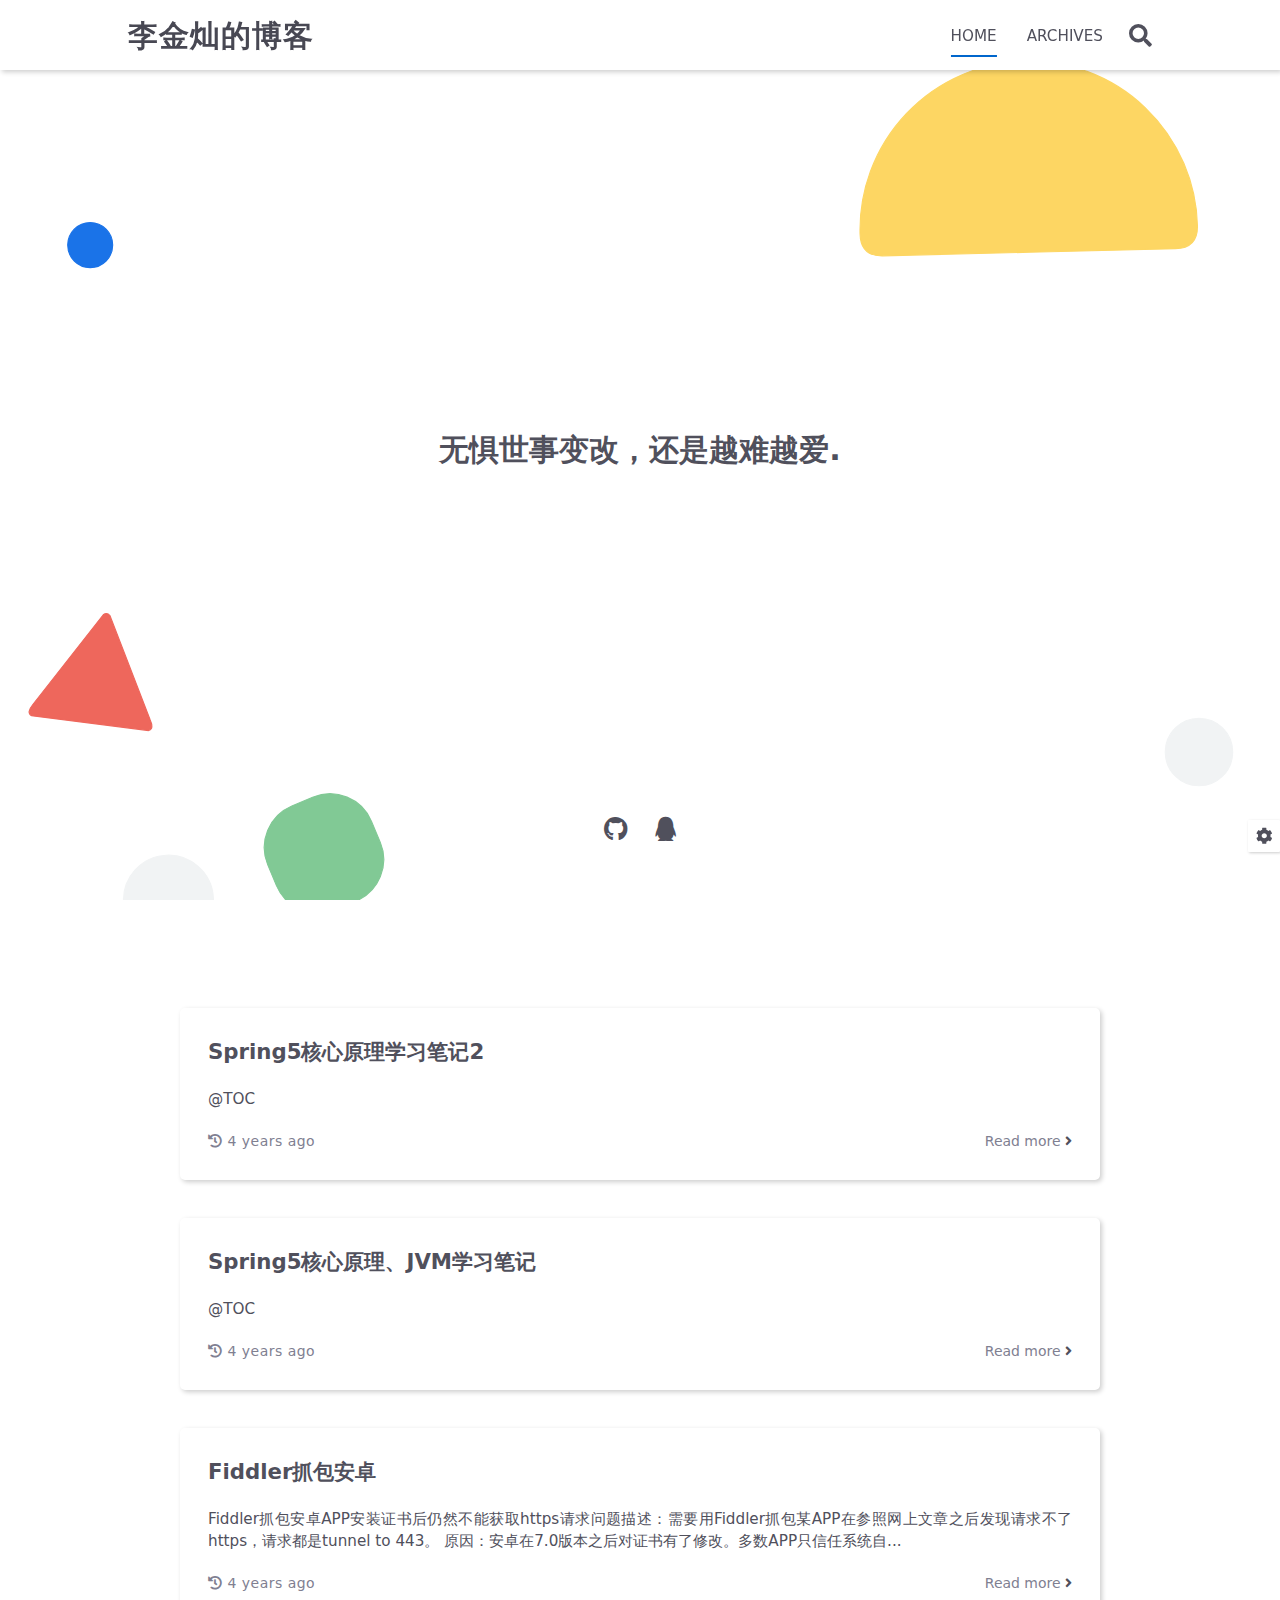
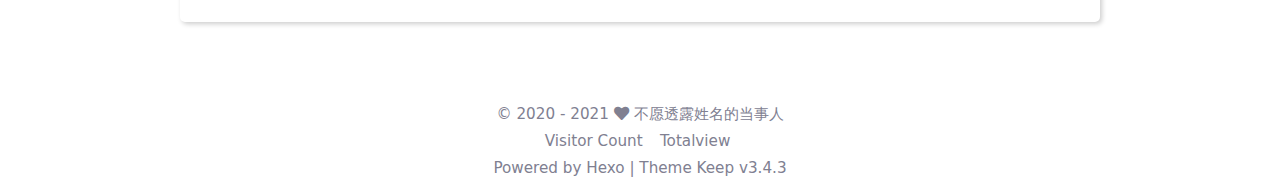
<file: index.html>
<!DOCTYPE html>
<html lang="en">
<head>
    <meta charset="utf-8">
    <meta name="viewport" content="width=device-width, initial-scale=1, maximum-scale=1">
    <meta name="keywords" content="Hexo Theme Keep">
    <meta name="description" content="Hexo Theme Keep">
    <meta name="author" content="不愿透露姓名的当事人">
    
    <title>
        
        李金灿的博客
    </title>
    
<link rel="stylesheet" href="/css/style.css">

    <link rel="shortcut icon" href="/images/logo.svg">
    
<link rel="stylesheet" href="/css/font-awesome.min.css">

    <script id="hexo-configurations">
    let KEEP = window.KEEP || {};
    KEEP.hexo_config = {"hostname":"likingcan.github.io.git","root":"/","language":"en","path":"search.json"};
    KEEP.theme_config = {"toc":{"enable":true,"number":false,"expand_all":false,"init_open":false},"style":{"primary_color":"#0066CC","avatar":"/images/avatar.svg","favicon":"/images/logo.svg","article_img_align":"left","left_side_width":"260px","content_max_width":"920px","hover":{"shadow":false,"scale":false},"first_screen":{"enable":true,"background_img":"/images/bg.svg","description":"无惧世事变改，还是越难越爱."},"scroll":{"progress_bar":{"enable":false},"percent":{"enable":false}}},"local_search":{"enable":true,"preload":false},"code_copy":{"enable":false,"style":"default"},"pjax":{"enable":false},"lazyload":{"enable":false},"version":"3.4.3"};
    KEEP.language_ago = {"second":"%s seconds ago","minute":"%s minutes ago","hour":"%s hours ago","day":"%s days ago","week":"%s weeks ago","month":"%s months ago","year":"%s years ago"};
  </script>
<meta name="generator" content="Hexo 5.4.0"></head>


<body>
<div class="progress-bar-container">
    

    
</div>


<main class="page-container">

    
        <div class="first-screen-container flex-center fade-in-down-animation">
    <div class="content flex-center">
        <div class="description">
            无惧世事变改，还是越难越爱.
        </div>
        
            <div class="s-icon-list">
                
                    
                        
                            <span class="s-icon-item github">
                                <a target="_blank" href="https://github.com/likingcan#">
                                    <i class="fab fa-github"></i>
                                </a>
                            </span>
                        
                    
                
                    
                
                    
                        
                            <span class="s-icon-item qq">
                                <a target="_blank" href="2806826282">
                                    <i class="fab fa-qq"></i>
                                </a>
                            </span>
                        
                    
                
                    
                
                    
                
                    
                
                    
                
                    
                
            </div>
        
    </div>
</div>

    

    <div class="page-main-content">

        <div class="page-main-content-top">
            <header class="header-wrapper">

    <div class="header-content has-first-screen">
        <div class="left">
            
            <a class="logo-title" href="/">
                李金灿的博客
            </a>
        </div>

        <div class="right">
            <div class="pc">
                <ul class="menu-list">
                    
                        <li class="menu-item">
                            <a class="active"
                               href="/"
                            >
                                HOME
                            </a>
                        </li>
                    
                        <li class="menu-item">
                            <a class=""
                               href="/archives"
                            >
                                ARCHIVES
                            </a>
                        </li>
                    
                    
                        <li class="menu-item search search-popup-trigger">
                            <i class="fas fa-search"></i>
                        </li>
                    
                </ul>
            </div>
            <div class="mobile">
                
                    <div class="icon-item search search-popup-trigger"><i class="fas fa-search"></i></div>
                
                <div class="icon-item menu-bar">
                    <div class="menu-bar-middle"></div>
                </div>
            </div>
        </div>
    </div>

    <div class="header-drawer">
        <ul class="drawer-menu-list">
            
                <li class="drawer-menu-item flex-center">
                    <a class="active"
                       href="/">HOME</a>
                </li>
            
                <li class="drawer-menu-item flex-center">
                    <a class=""
                       href="/archives">ARCHIVES</a>
                </li>
            
        </ul>
    </div>

    <div class="window-mask"></div>

</header>


        </div>

        <div class="page-main-content-middle">

            <div class="main-content">

                
                    <div class="home-content-container fade-in-down-animation">
    <ul class="home-article-list">
        
            <li class="home-article-item">

                

                <h3 class="home-article-title">
                    <a href="/2021/10/29/Spring5%E6%A0%B8%E5%BF%83%E5%8E%9F%E7%90%86%E5%AD%A6%E4%B9%A0%E7%AC%94%E8%AE%B02/">
                        Spring5核心原理学习笔记2
                    </a>
                </h3>

                <div class="home-article-content markdown-body">
                    
                        @TOC

                    
                </div>

                <div class="home-article-meta-info-container">
    <div class="home-article-meta-info">
        <span><i class="fas fa-history"></i>&nbsp;<span class="home-article-date" data-date="Fri Oct 29 2021 15:47:56 GMT+0800">2021-10-29</span></span>
        
        
    </div>

    <a href="/2021/10/29/Spring5%E6%A0%B8%E5%BF%83%E5%8E%9F%E7%90%86%E5%AD%A6%E4%B9%A0%E7%AC%94%E8%AE%B02/">Read more&nbsp;<i class="fas fa-angle-right"></i></a>
</div>

            </li>
        
            <li class="home-article-item">

                

                <h3 class="home-article-title">
                    <a href="/2021/10/29/Spring5%E6%A0%B8%E5%BF%83%E5%8E%9F%E7%90%86%E3%80%81JVM%E5%AD%A6%E4%B9%A0%E7%AC%94%E8%AE%B0/">
                        Spring5核心原理、JVM学习笔记
                    </a>
                </h3>

                <div class="home-article-content markdown-body">
                    
                        

@TOC

                    
                </div>

                <div class="home-article-meta-info-container">
    <div class="home-article-meta-info">
        <span><i class="fas fa-history"></i>&nbsp;<span class="home-article-date" data-date="Fri Oct 29 2021 15:45:08 GMT+0800">2021-10-29</span></span>
        
        
    </div>

    <a href="/2021/10/29/Spring5%E6%A0%B8%E5%BF%83%E5%8E%9F%E7%90%86%E3%80%81JVM%E5%AD%A6%E4%B9%A0%E7%AC%94%E8%AE%B0/">Read more&nbsp;<i class="fas fa-angle-right"></i></a>
</div>

            </li>
        
            <li class="home-article-item">

                

                <h3 class="home-article-title">
                    <a href="/2021/10/28/Fiddler%E6%8A%93%E5%8C%85%E5%AE%89%E5%8D%93/">
                        Fiddler抓包安卓
                    </a>
                </h3>

                <div class="home-article-content markdown-body">
                    
                        Fiddler抓包安卓APP安装证书后仍然不能获取https请求问题描述：需要用Fiddler抓包某APP在参照网上文章之后发现请求不了https，请求都是tunnel to 443。
原因：安卓在7.0版本之后对证书有了修改。多数APP只信任系统自...
                    
                </div>

                <div class="home-article-meta-info-container">
    <div class="home-article-meta-info">
        <span><i class="fas fa-history"></i>&nbsp;<span class="home-article-date" data-date="Thu Oct 28 2021 17:15:06 GMT+0800">2021-10-28</span></span>
        
        
    </div>

    <a href="/2021/10/28/Fiddler%E6%8A%93%E5%8C%85%E5%AE%89%E5%8D%93/">Read more&nbsp;<i class="fas fa-angle-right"></i></a>
</div>

            </li>
        
    </ul>

    <div class="home-paginator">
        <div class="paginator">
    

    
</div>

    </div>
</div>


                
            </div>

        </div>

        <div class="page-main-content-bottom">
            <footer class="footer">
    <div class="info-container">
        <div class="copyright-info info-item">
            &copy;
            
              <span>2020</span>
              -
            
            2021&nbsp;<i class="fas fa-heart icon-animate"></i>&nbsp;<a href="/">不愿透露姓名的当事人</a>
        </div>
        
            <script async  src="//busuanzi.ibruce.info/busuanzi/2.3/busuanzi.pure.mini.js"></script>
            <div class="website-count info-item">
                
                    <span id="busuanzi_container_site_uv">
                        Visitor Count&nbsp;<span id="busuanzi_value_site_uv"></span>&ensp;
                    </span>
                
                
                    <span id="busuanzi_container_site_pv">
                        Totalview&nbsp;<span id="busuanzi_value_site_pv"></span>
                    </span>
                
            </div>
        
        <div class="theme-info info-item">
            Powered by <a target="_blank" href="https://hexo.io">Hexo</a>&nbsp;|&nbsp;Theme&nbsp;<a class="theme-version" target="_blank" href="https://github.com/XPoet/hexo-theme-keep">Keep v3.4.3</a>
        </div>
        
        
    </div>
</footer>

        </div>
    </div>

    

    <div class="right-bottom-side-tools">
        <div class="side-tools-container">
    <ul class="side-tools-list">
        <li class="tools-item tool-font-adjust-plus flex-center">
            <i class="fas fa-search-plus"></i>
        </li>

        <li class="tools-item tool-font-adjust-minus flex-center">
            <i class="fas fa-search-minus"></i>
        </li>

        <li class="tools-item tool-expand-width flex-center">
            <i class="fas fa-arrows-alt-h"></i>
        </li>

        <li class="tools-item tool-dark-light-toggle flex-center">
            <i class="fas fa-moon"></i>
        </li>

        <!-- rss -->
        

        
            <li class="tools-item tool-scroll-to-top flex-center">
                <i class="fas fa-arrow-up"></i>
            </li>
        

        <li class="tools-item tool-scroll-to-bottom flex-center">
            <i class="fas fa-arrow-down"></i>
        </li>
    </ul>

    <ul class="exposed-tools-list">
        <li class="tools-item tool-toggle-show flex-center">
            <i class="fas fa-cog fa-spin"></i>
        </li>
        
    </ul>
</div>

    </div>

    

    <div class="image-viewer-container">
    <img src="">
</div>


    
        <div class="search-pop-overlay">
    <div class="popup search-popup">
        <div class="search-header">
          <span class="search-input-field-pre">
            <i class="fas fa-keyboard"></i>
          </span>
            <div class="search-input-container">
                <input autocomplete="off"
                       autocorrect="off"
                       autocapitalize="off"
                       placeholder="Search..."
                       spellcheck="false"
                       type="search"
                       class="search-input"
                >
            </div>
            <span class="popup-btn-close">
                <i class="fas fa-times"></i>
            </span>
        </div>
        <div id="search-result">
            <div id="no-result">
                <i class="fas fa-spinner fa-pulse fa-5x fa-fw"></i>
            </div>
        </div>
    </div>
</div>

    

</main>





<script src="/js/utils.js"></script>

<script src="/js/main.js"></script>

<script src="/js/header-shrink.js"></script>

<script src="/js/back2top.js"></script>

<script src="/js/dark-light-toggle.js"></script>



    
<script src="/js/local-search.js"></script>







<div class="post-scripts">
    
</div>



</body>
</html>
</file>
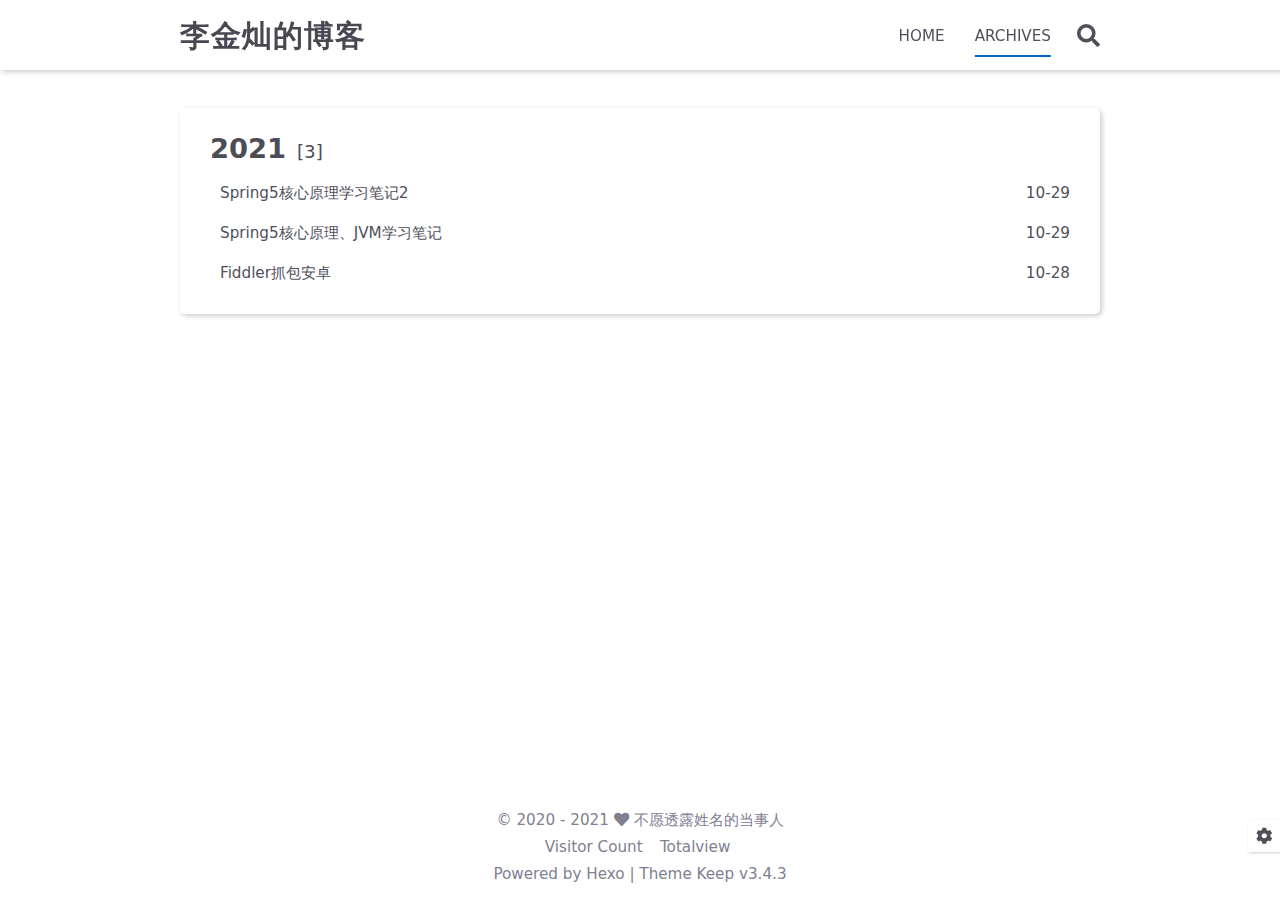
<file: archives/index.html>
<!DOCTYPE html>
<html lang="en">
<head>
    <meta charset="utf-8">
    <meta name="viewport" content="width=device-width, initial-scale=1, maximum-scale=1">
    <meta name="keywords" content="Hexo Theme Keep">
    <meta name="description" content="Hexo Theme Keep">
    <meta name="author" content="不愿透露姓名的当事人">
    
    <title>
        
            Archive |
        
        李金灿的博客
    </title>
    
<link rel="stylesheet" href="/css/style.css">

    <link rel="shortcut icon" href="/images/logo.svg">
    
<link rel="stylesheet" href="/css/font-awesome.min.css">

    <script id="hexo-configurations">
    let KEEP = window.KEEP || {};
    KEEP.hexo_config = {"hostname":"likingcan.github.io.git","root":"/","language":"en","path":"search.json"};
    KEEP.theme_config = {"toc":{"enable":true,"number":false,"expand_all":false,"init_open":false},"style":{"primary_color":"#0066CC","avatar":"/images/avatar.svg","favicon":"/images/logo.svg","article_img_align":"left","left_side_width":"260px","content_max_width":"920px","hover":{"shadow":false,"scale":false},"first_screen":{"enable":true,"background_img":"/images/bg.svg","description":"无惧世事变改，还是越难越爱."},"scroll":{"progress_bar":{"enable":false},"percent":{"enable":false}}},"local_search":{"enable":true,"preload":false},"code_copy":{"enable":false,"style":"default"},"pjax":{"enable":false},"lazyload":{"enable":false},"version":"3.4.3"};
    KEEP.language_ago = {"second":"%s seconds ago","minute":"%s minutes ago","hour":"%s hours ago","day":"%s days ago","week":"%s weeks ago","month":"%s months ago","year":"%s years ago"};
  </script>
<meta name="generator" content="Hexo 5.4.0"></head>


<body>
<div class="progress-bar-container">
    

    
</div>


<main class="page-container">

    

    <div class="page-main-content">

        <div class="page-main-content-top">
            <header class="header-wrapper">

    <div class="header-content">
        <div class="left">
            
            <a class="logo-title" href="/">
                李金灿的博客
            </a>
        </div>

        <div class="right">
            <div class="pc">
                <ul class="menu-list">
                    
                        <li class="menu-item">
                            <a class=""
                               href="/"
                            >
                                HOME
                            </a>
                        </li>
                    
                        <li class="menu-item">
                            <a class="active"
                               href="/archives"
                            >
                                ARCHIVES
                            </a>
                        </li>
                    
                    
                        <li class="menu-item search search-popup-trigger">
                            <i class="fas fa-search"></i>
                        </li>
                    
                </ul>
            </div>
            <div class="mobile">
                
                    <div class="icon-item search search-popup-trigger"><i class="fas fa-search"></i></div>
                
                <div class="icon-item menu-bar">
                    <div class="menu-bar-middle"></div>
                </div>
            </div>
        </div>
    </div>

    <div class="header-drawer">
        <ul class="drawer-menu-list">
            
                <li class="drawer-menu-item flex-center">
                    <a class=""
                       href="/">HOME</a>
                </li>
            
                <li class="drawer-menu-item flex-center">
                    <a class="active"
                       href="/archives">ARCHIVES</a>
                </li>
            
        </ul>
    </div>

    <div class="window-mask"></div>

</header>


        </div>

        <div class="page-main-content-middle">

            <div class="main-content">

                
                    <div class="fade-in-down-animation">
    <div class="archive-container ">
        
<div class="archive-list-container">
    
        <section class="archive-item">
            <div class="archive-item-header">
                <span class="archive-year">2021</span>
                <span class="archive-year-post-count">[3]</span>
            </div>
            <ul class="article-list">
                
                    <li class="article-item">
                        <a class="article-title"
                           href="/2021/10/29/Spring5%E6%A0%B8%E5%BF%83%E5%8E%9F%E7%90%86%E5%AD%A6%E4%B9%A0%E7%AC%94%E8%AE%B02/"
                        >Spring5核心原理学习笔记2</a>
                        <span class="article-date">10-29</span>
                    </li>
                
                    <li class="article-item">
                        <a class="article-title"
                           href="/2021/10/29/Spring5%E6%A0%B8%E5%BF%83%E5%8E%9F%E7%90%86%E3%80%81JVM%E5%AD%A6%E4%B9%A0%E7%AC%94%E8%AE%B0/"
                        >Spring5核心原理、JVM学习笔记</a>
                        <span class="article-date">10-29</span>
                    </li>
                
                    <li class="article-item">
                        <a class="article-title"
                           href="/2021/10/28/Fiddler%E6%8A%93%E5%8C%85%E5%AE%89%E5%8D%93/"
                        >Fiddler抓包安卓</a>
                        <span class="article-date">10-28</span>
                    </li>
                
            </ul>
        </section>
    
</div>

    </div>
</div>

                
            </div>

        </div>

        <div class="page-main-content-bottom">
            <footer class="footer">
    <div class="info-container">
        <div class="copyright-info info-item">
            &copy;
            
              <span>2020</span>
              -
            
            2021&nbsp;<i class="fas fa-heart icon-animate"></i>&nbsp;<a href="/">不愿透露姓名的当事人</a>
        </div>
        
            <script async  src="//busuanzi.ibruce.info/busuanzi/2.3/busuanzi.pure.mini.js"></script>
            <div class="website-count info-item">
                
                    <span id="busuanzi_container_site_uv">
                        Visitor Count&nbsp;<span id="busuanzi_value_site_uv"></span>&ensp;
                    </span>
                
                
                    <span id="busuanzi_container_site_pv">
                        Totalview&nbsp;<span id="busuanzi_value_site_pv"></span>
                    </span>
                
            </div>
        
        <div class="theme-info info-item">
            Powered by <a target="_blank" href="https://hexo.io">Hexo</a>&nbsp;|&nbsp;Theme&nbsp;<a class="theme-version" target="_blank" href="https://github.com/XPoet/hexo-theme-keep">Keep v3.4.3</a>
        </div>
        
        
    </div>
</footer>

        </div>
    </div>

    

    <div class="right-bottom-side-tools">
        <div class="side-tools-container">
    <ul class="side-tools-list">
        <li class="tools-item tool-font-adjust-plus flex-center">
            <i class="fas fa-search-plus"></i>
        </li>

        <li class="tools-item tool-font-adjust-minus flex-center">
            <i class="fas fa-search-minus"></i>
        </li>

        <li class="tools-item tool-expand-width flex-center">
            <i class="fas fa-arrows-alt-h"></i>
        </li>

        <li class="tools-item tool-dark-light-toggle flex-center">
            <i class="fas fa-moon"></i>
        </li>

        <!-- rss -->
        

        
            <li class="tools-item tool-scroll-to-top flex-center">
                <i class="fas fa-arrow-up"></i>
            </li>
        

        <li class="tools-item tool-scroll-to-bottom flex-center">
            <i class="fas fa-arrow-down"></i>
        </li>
    </ul>

    <ul class="exposed-tools-list">
        <li class="tools-item tool-toggle-show flex-center">
            <i class="fas fa-cog fa-spin"></i>
        </li>
        
    </ul>
</div>

    </div>

    

    <div class="image-viewer-container">
    <img src="">
</div>


    
        <div class="search-pop-overlay">
    <div class="popup search-popup">
        <div class="search-header">
          <span class="search-input-field-pre">
            <i class="fas fa-keyboard"></i>
          </span>
            <div class="search-input-container">
                <input autocomplete="off"
                       autocorrect="off"
                       autocapitalize="off"
                       placeholder="Search..."
                       spellcheck="false"
                       type="search"
                       class="search-input"
                >
            </div>
            <span class="popup-btn-close">
                <i class="fas fa-times"></i>
            </span>
        </div>
        <div id="search-result">
            <div id="no-result">
                <i class="fas fa-spinner fa-pulse fa-5x fa-fw"></i>
            </div>
        </div>
    </div>
</div>

    

</main>




<script src="/js/utils.js"></script>

<script src="/js/main.js"></script>

<script src="/js/header-shrink.js"></script>

<script src="/js/back2top.js"></script>

<script src="/js/dark-light-toggle.js"></script>



    
<script src="/js/local-search.js"></script>







<div class="post-scripts">
    
</div>



</body>
</html>
</file>
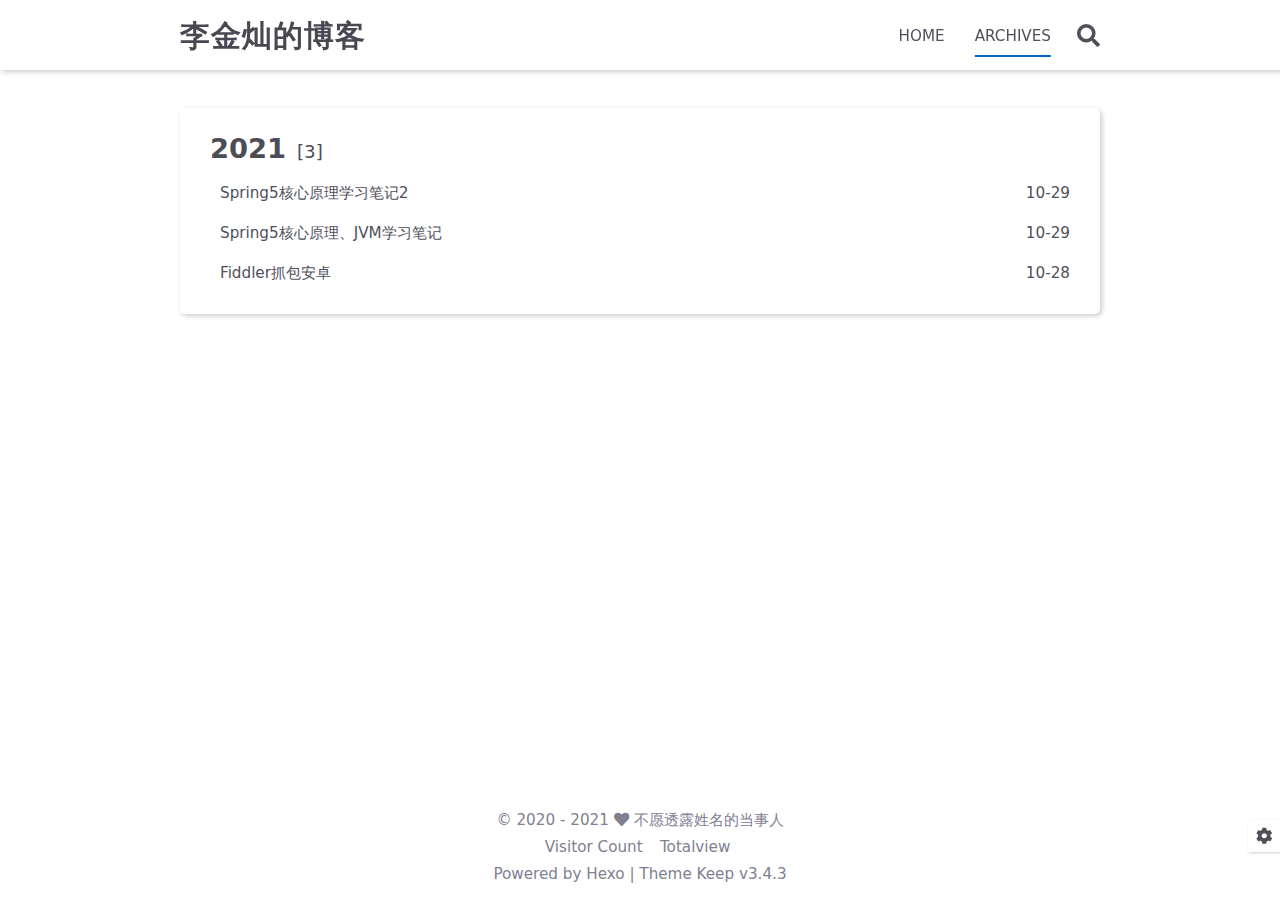
<file: archives/2021/index.html>
<!DOCTYPE html>
<html lang="en">
<head>
    <meta charset="utf-8">
    <meta name="viewport" content="width=device-width, initial-scale=1, maximum-scale=1">
    <meta name="keywords" content="Hexo Theme Keep">
    <meta name="description" content="Hexo Theme Keep">
    <meta name="author" content="不愿透露姓名的当事人">
    
    <title>
        
            Archive: 2021 |
        
        李金灿的博客
    </title>
    
<link rel="stylesheet" href="/css/style.css">

    <link rel="shortcut icon" href="/images/logo.svg">
    
<link rel="stylesheet" href="/css/font-awesome.min.css">

    <script id="hexo-configurations">
    let KEEP = window.KEEP || {};
    KEEP.hexo_config = {"hostname":"likingcan.github.io.git","root":"/","language":"en","path":"search.json"};
    KEEP.theme_config = {"toc":{"enable":true,"number":false,"expand_all":false,"init_open":false},"style":{"primary_color":"#0066CC","avatar":"/images/avatar.svg","favicon":"/images/logo.svg","article_img_align":"left","left_side_width":"260px","content_max_width":"920px","hover":{"shadow":false,"scale":false},"first_screen":{"enable":true,"background_img":"/images/bg.svg","description":"无惧世事变改，还是越难越爱."},"scroll":{"progress_bar":{"enable":false},"percent":{"enable":false}}},"local_search":{"enable":true,"preload":false},"code_copy":{"enable":false,"style":"default"},"pjax":{"enable":false},"lazyload":{"enable":false},"version":"3.4.3"};
    KEEP.language_ago = {"second":"%s seconds ago","minute":"%s minutes ago","hour":"%s hours ago","day":"%s days ago","week":"%s weeks ago","month":"%s months ago","year":"%s years ago"};
  </script>
<meta name="generator" content="Hexo 5.4.0"></head>


<body>
<div class="progress-bar-container">
    

    
</div>


<main class="page-container">

    

    <div class="page-main-content">

        <div class="page-main-content-top">
            <header class="header-wrapper">

    <div class="header-content">
        <div class="left">
            
            <a class="logo-title" href="/">
                李金灿的博客
            </a>
        </div>

        <div class="right">
            <div class="pc">
                <ul class="menu-list">
                    
                        <li class="menu-item">
                            <a class=""
                               href="/"
                            >
                                HOME
                            </a>
                        </li>
                    
                        <li class="menu-item">
                            <a class="active"
                               href="/archives"
                            >
                                ARCHIVES
                            </a>
                        </li>
                    
                    
                        <li class="menu-item search search-popup-trigger">
                            <i class="fas fa-search"></i>
                        </li>
                    
                </ul>
            </div>
            <div class="mobile">
                
                    <div class="icon-item search search-popup-trigger"><i class="fas fa-search"></i></div>
                
                <div class="icon-item menu-bar">
                    <div class="menu-bar-middle"></div>
                </div>
            </div>
        </div>
    </div>

    <div class="header-drawer">
        <ul class="drawer-menu-list">
            
                <li class="drawer-menu-item flex-center">
                    <a class=""
                       href="/">HOME</a>
                </li>
            
                <li class="drawer-menu-item flex-center">
                    <a class="active"
                       href="/archives">ARCHIVES</a>
                </li>
            
        </ul>
    </div>

    <div class="window-mask"></div>

</header>


        </div>

        <div class="page-main-content-middle">

            <div class="main-content">

                
                    <div class="fade-in-down-animation">
    <div class="archive-container ">
        
<div class="archive-list-container">
    
        <section class="archive-item">
            <div class="archive-item-header">
                <span class="archive-year">2021</span>
                <span class="archive-year-post-count">[3]</span>
            </div>
            <ul class="article-list">
                
                    <li class="article-item">
                        <a class="article-title"
                           href="/2021/10/29/Spring5%E6%A0%B8%E5%BF%83%E5%8E%9F%E7%90%86%E5%AD%A6%E4%B9%A0%E7%AC%94%E8%AE%B02/"
                        >Spring5核心原理学习笔记2</a>
                        <span class="article-date">10-29</span>
                    </li>
                
                    <li class="article-item">
                        <a class="article-title"
                           href="/2021/10/29/Spring5%E6%A0%B8%E5%BF%83%E5%8E%9F%E7%90%86%E3%80%81JVM%E5%AD%A6%E4%B9%A0%E7%AC%94%E8%AE%B0/"
                        >Spring5核心原理、JVM学习笔记</a>
                        <span class="article-date">10-29</span>
                    </li>
                
                    <li class="article-item">
                        <a class="article-title"
                           href="/2021/10/28/Fiddler%E6%8A%93%E5%8C%85%E5%AE%89%E5%8D%93/"
                        >Fiddler抓包安卓</a>
                        <span class="article-date">10-28</span>
                    </li>
                
            </ul>
        </section>
    
</div>

    </div>
</div>

                
            </div>

        </div>

        <div class="page-main-content-bottom">
            <footer class="footer">
    <div class="info-container">
        <div class="copyright-info info-item">
            &copy;
            
              <span>2020</span>
              -
            
            2021&nbsp;<i class="fas fa-heart icon-animate"></i>&nbsp;<a href="/">不愿透露姓名的当事人</a>
        </div>
        
            <script async  src="//busuanzi.ibruce.info/busuanzi/2.3/busuanzi.pure.mini.js"></script>
            <div class="website-count info-item">
                
                    <span id="busuanzi_container_site_uv">
                        Visitor Count&nbsp;<span id="busuanzi_value_site_uv"></span>&ensp;
                    </span>
                
                
                    <span id="busuanzi_container_site_pv">
                        Totalview&nbsp;<span id="busuanzi_value_site_pv"></span>
                    </span>
                
            </div>
        
        <div class="theme-info info-item">
            Powered by <a target="_blank" href="https://hexo.io">Hexo</a>&nbsp;|&nbsp;Theme&nbsp;<a class="theme-version" target="_blank" href="https://github.com/XPoet/hexo-theme-keep">Keep v3.4.3</a>
        </div>
        
        
    </div>
</footer>

        </div>
    </div>

    

    <div class="right-bottom-side-tools">
        <div class="side-tools-container">
    <ul class="side-tools-list">
        <li class="tools-item tool-font-adjust-plus flex-center">
            <i class="fas fa-search-plus"></i>
        </li>

        <li class="tools-item tool-font-adjust-minus flex-center">
            <i class="fas fa-search-minus"></i>
        </li>

        <li class="tools-item tool-expand-width flex-center">
            <i class="fas fa-arrows-alt-h"></i>
        </li>

        <li class="tools-item tool-dark-light-toggle flex-center">
            <i class="fas fa-moon"></i>
        </li>

        <!-- rss -->
        

        
            <li class="tools-item tool-scroll-to-top flex-center">
                <i class="fas fa-arrow-up"></i>
            </li>
        

        <li class="tools-item tool-scroll-to-bottom flex-center">
            <i class="fas fa-arrow-down"></i>
        </li>
    </ul>

    <ul class="exposed-tools-list">
        <li class="tools-item tool-toggle-show flex-center">
            <i class="fas fa-cog fa-spin"></i>
        </li>
        
    </ul>
</div>

    </div>

    

    <div class="image-viewer-container">
    <img src="">
</div>


    
        <div class="search-pop-overlay">
    <div class="popup search-popup">
        <div class="search-header">
          <span class="search-input-field-pre">
            <i class="fas fa-keyboard"></i>
          </span>
            <div class="search-input-container">
                <input autocomplete="off"
                       autocorrect="off"
                       autocapitalize="off"
                       placeholder="Search..."
                       spellcheck="false"
                       type="search"
                       class="search-input"
                >
            </div>
            <span class="popup-btn-close">
                <i class="fas fa-times"></i>
            </span>
        </div>
        <div id="search-result">
            <div id="no-result">
                <i class="fas fa-spinner fa-pulse fa-5x fa-fw"></i>
            </div>
        </div>
    </div>
</div>

    

</main>




<script src="/js/utils.js"></script>

<script src="/js/main.js"></script>

<script src="/js/header-shrink.js"></script>

<script src="/js/back2top.js"></script>

<script src="/js/dark-light-toggle.js"></script>



    
<script src="/js/local-search.js"></script>







<div class="post-scripts">
    
</div>



</body>
</html>
</file>
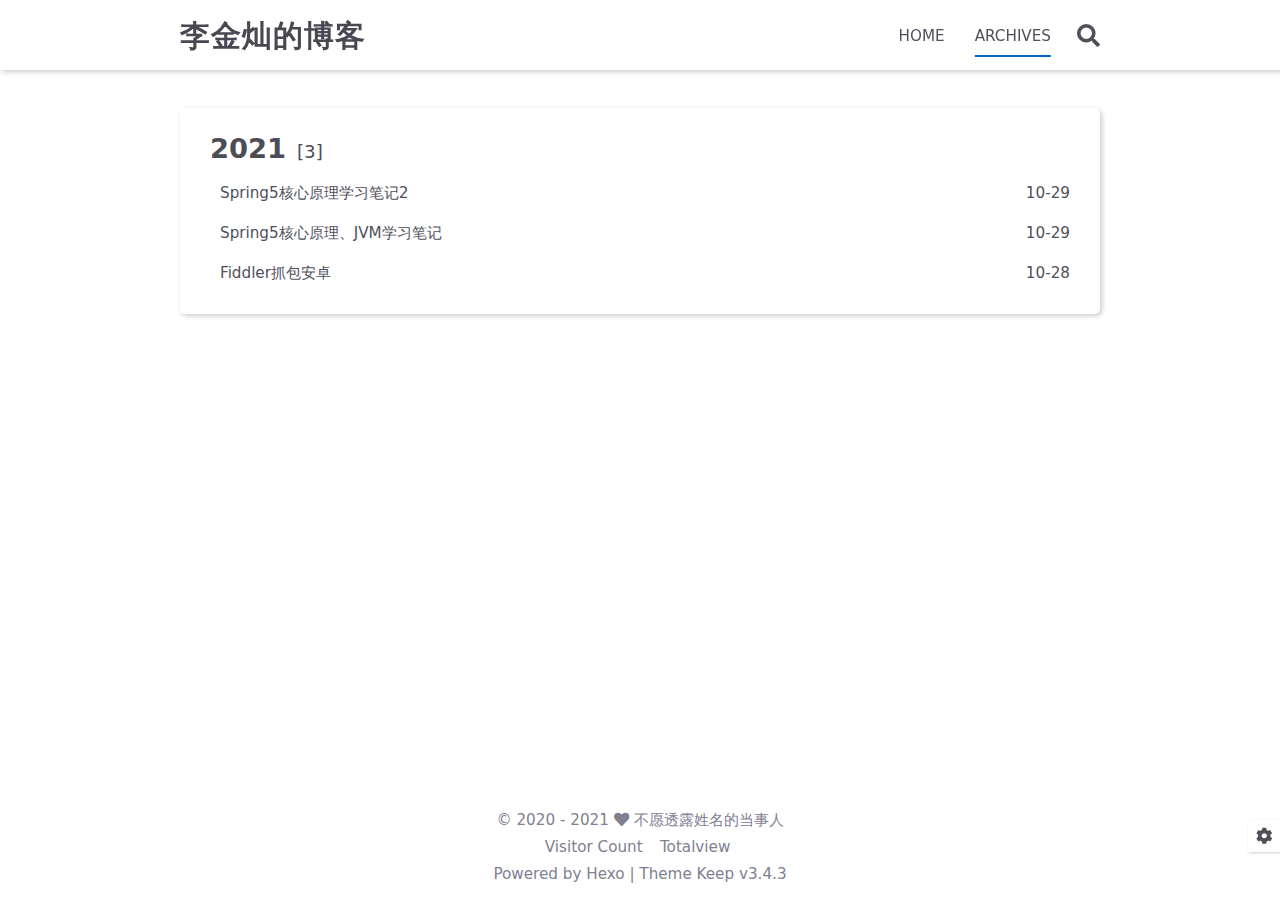
<file: archives/2021/10/index.html>
<!DOCTYPE html>
<html lang="en">
<head>
    <meta charset="utf-8">
    <meta name="viewport" content="width=device-width, initial-scale=1, maximum-scale=1">
    <meta name="keywords" content="Hexo Theme Keep">
    <meta name="description" content="Hexo Theme Keep">
    <meta name="author" content="不愿透露姓名的当事人">
    
    <title>
        
            Archive: 2021/10 |
        
        李金灿的博客
    </title>
    
<link rel="stylesheet" href="/css/style.css">

    <link rel="shortcut icon" href="/images/logo.svg">
    
<link rel="stylesheet" href="/css/font-awesome.min.css">

    <script id="hexo-configurations">
    let KEEP = window.KEEP || {};
    KEEP.hexo_config = {"hostname":"likingcan.github.io.git","root":"/","language":"en","path":"search.json"};
    KEEP.theme_config = {"toc":{"enable":true,"number":false,"expand_all":false,"init_open":false},"style":{"primary_color":"#0066CC","avatar":"/images/avatar.svg","favicon":"/images/logo.svg","article_img_align":"left","left_side_width":"260px","content_max_width":"920px","hover":{"shadow":false,"scale":false},"first_screen":{"enable":true,"background_img":"/images/bg.svg","description":"无惧世事变改，还是越难越爱."},"scroll":{"progress_bar":{"enable":false},"percent":{"enable":false}}},"local_search":{"enable":true,"preload":false},"code_copy":{"enable":false,"style":"default"},"pjax":{"enable":false},"lazyload":{"enable":false},"version":"3.4.3"};
    KEEP.language_ago = {"second":"%s seconds ago","minute":"%s minutes ago","hour":"%s hours ago","day":"%s days ago","week":"%s weeks ago","month":"%s months ago","year":"%s years ago"};
  </script>
<meta name="generator" content="Hexo 5.4.0"></head>


<body>
<div class="progress-bar-container">
    

    
</div>


<main class="page-container">

    

    <div class="page-main-content">

        <div class="page-main-content-top">
            <header class="header-wrapper">

    <div class="header-content">
        <div class="left">
            
            <a class="logo-title" href="/">
                李金灿的博客
            </a>
        </div>

        <div class="right">
            <div class="pc">
                <ul class="menu-list">
                    
                        <li class="menu-item">
                            <a class=""
                               href="/"
                            >
                                HOME
                            </a>
                        </li>
                    
                        <li class="menu-item">
                            <a class="active"
                               href="/archives"
                            >
                                ARCHIVES
                            </a>
                        </li>
                    
                    
                        <li class="menu-item search search-popup-trigger">
                            <i class="fas fa-search"></i>
                        </li>
                    
                </ul>
            </div>
            <div class="mobile">
                
                    <div class="icon-item search search-popup-trigger"><i class="fas fa-search"></i></div>
                
                <div class="icon-item menu-bar">
                    <div class="menu-bar-middle"></div>
                </div>
            </div>
        </div>
    </div>

    <div class="header-drawer">
        <ul class="drawer-menu-list">
            
                <li class="drawer-menu-item flex-center">
                    <a class=""
                       href="/">HOME</a>
                </li>
            
                <li class="drawer-menu-item flex-center">
                    <a class="active"
                       href="/archives">ARCHIVES</a>
                </li>
            
        </ul>
    </div>

    <div class="window-mask"></div>

</header>


        </div>

        <div class="page-main-content-middle">

            <div class="main-content">

                
                    <div class="fade-in-down-animation">
    <div class="archive-container ">
        
<div class="archive-list-container">
    
        <section class="archive-item">
            <div class="archive-item-header">
                <span class="archive-year">2021</span>
                <span class="archive-year-post-count">[3]</span>
            </div>
            <ul class="article-list">
                
                    <li class="article-item">
                        <a class="article-title"
                           href="/2021/10/29/Spring5%E6%A0%B8%E5%BF%83%E5%8E%9F%E7%90%86%E5%AD%A6%E4%B9%A0%E7%AC%94%E8%AE%B02/"
                        >Spring5核心原理学习笔记2</a>
                        <span class="article-date">10-29</span>
                    </li>
                
                    <li class="article-item">
                        <a class="article-title"
                           href="/2021/10/29/Spring5%E6%A0%B8%E5%BF%83%E5%8E%9F%E7%90%86%E3%80%81JVM%E5%AD%A6%E4%B9%A0%E7%AC%94%E8%AE%B0/"
                        >Spring5核心原理、JVM学习笔记</a>
                        <span class="article-date">10-29</span>
                    </li>
                
                    <li class="article-item">
                        <a class="article-title"
                           href="/2021/10/28/Fiddler%E6%8A%93%E5%8C%85%E5%AE%89%E5%8D%93/"
                        >Fiddler抓包安卓</a>
                        <span class="article-date">10-28</span>
                    </li>
                
            </ul>
        </section>
    
</div>

    </div>
</div>

                
            </div>

        </div>

        <div class="page-main-content-bottom">
            <footer class="footer">
    <div class="info-container">
        <div class="copyright-info info-item">
            &copy;
            
              <span>2020</span>
              -
            
            2021&nbsp;<i class="fas fa-heart icon-animate"></i>&nbsp;<a href="/">不愿透露姓名的当事人</a>
        </div>
        
            <script async  src="//busuanzi.ibruce.info/busuanzi/2.3/busuanzi.pure.mini.js"></script>
            <div class="website-count info-item">
                
                    <span id="busuanzi_container_site_uv">
                        Visitor Count&nbsp;<span id="busuanzi_value_site_uv"></span>&ensp;
                    </span>
                
                
                    <span id="busuanzi_container_site_pv">
                        Totalview&nbsp;<span id="busuanzi_value_site_pv"></span>
                    </span>
                
            </div>
        
        <div class="theme-info info-item">
            Powered by <a target="_blank" href="https://hexo.io">Hexo</a>&nbsp;|&nbsp;Theme&nbsp;<a class="theme-version" target="_blank" href="https://github.com/XPoet/hexo-theme-keep">Keep v3.4.3</a>
        </div>
        
        
    </div>
</footer>

        </div>
    </div>

    

    <div class="right-bottom-side-tools">
        <div class="side-tools-container">
    <ul class="side-tools-list">
        <li class="tools-item tool-font-adjust-plus flex-center">
            <i class="fas fa-search-plus"></i>
        </li>

        <li class="tools-item tool-font-adjust-minus flex-center">
            <i class="fas fa-search-minus"></i>
        </li>

        <li class="tools-item tool-expand-width flex-center">
            <i class="fas fa-arrows-alt-h"></i>
        </li>

        <li class="tools-item tool-dark-light-toggle flex-center">
            <i class="fas fa-moon"></i>
        </li>

        <!-- rss -->
        

        
            <li class="tools-item tool-scroll-to-top flex-center">
                <i class="fas fa-arrow-up"></i>
            </li>
        

        <li class="tools-item tool-scroll-to-bottom flex-center">
            <i class="fas fa-arrow-down"></i>
        </li>
    </ul>

    <ul class="exposed-tools-list">
        <li class="tools-item tool-toggle-show flex-center">
            <i class="fas fa-cog fa-spin"></i>
        </li>
        
    </ul>
</div>

    </div>

    

    <div class="image-viewer-container">
    <img src="">
</div>


    
        <div class="search-pop-overlay">
    <div class="popup search-popup">
        <div class="search-header">
          <span class="search-input-field-pre">
            <i class="fas fa-keyboard"></i>
          </span>
            <div class="search-input-container">
                <input autocomplete="off"
                       autocorrect="off"
                       autocapitalize="off"
                       placeholder="Search..."
                       spellcheck="false"
                       type="search"
                       class="search-input"
                >
            </div>
            <span class="popup-btn-close">
                <i class="fas fa-times"></i>
            </span>
        </div>
        <div id="search-result">
            <div id="no-result">
                <i class="fas fa-spinner fa-pulse fa-5x fa-fw"></i>
            </div>
        </div>
    </div>
</div>

    

</main>




<script src="/js/utils.js"></script>

<script src="/js/main.js"></script>

<script src="/js/header-shrink.js"></script>

<script src="/js/back2top.js"></script>

<script src="/js/dark-light-toggle.js"></script>



    
<script src="/js/local-search.js"></script>







<div class="post-scripts">
    
</div>



</body>
</html>
</file>
<file: css/style.css>
:root {
  --background-color: #fff;
  --second-background-color: #f7f7f7;
  --primary-color: #06c;
  --first-text-color: #484853;
  --second-text-color: #4c4c57;
  --third-text-color: #808091;
  --fourth-text-color: #ededef;
  --default-text-color: #50505c;
  --border-color: #b3b3b3;
  --selection-color: #0075eb;
  --shadow-color: rgba(0,0,0,0.2);
  --shadow-hover-color: rgba(0,0,0,0.28);
  --scrollbar-color: #595967;
  --scroll-bar-bg-color: #e6e6e6;
  --link-color: #484853;
  --copyright-info-color: #c03;
  --avatar-background-color: #06c;
  --pjax-progress-bar-color: linear-gradient(45deg, #f10006, #ef5b00, #e59c01, #19ca05, #00cab5, #0264c8, #c303c3);
}
@media (prefers-color-scheme: light) {
  :root {
    --background-color: #fff;
    --second-background-color: #f7f7f7;
    --primary-color: #06c;
    --first-text-color: #484853;
    --second-text-color: #4c4c57;
    --third-text-color: #808091;
    --fourth-text-color: #ededef;
    --default-text-color: #50505c;
    --border-color: #b3b3b3;
    --selection-color: #0075eb;
    --shadow-color: rgba(0,0,0,0.2);
    --shadow-hover-color: rgba(0,0,0,0.28);
    --scrollbar-color: #595967;
    --scroll-bar-bg-color: #e6e6e6;
    --link-color: #484853;
    --copyright-info-color: #c03;
    --avatar-background-color: #06c;
    --pjax-progress-bar-color: linear-gradient(45deg, #f10006, #ef5b00, #e59c01, #19ca05, #00cab5, #0264c8, #c303c3);
  }
}
@media (prefers-color-scheme: dark) {
  :root {
    --background-color: #383940;
    --second-background-color: #32333a;
    --primary-color: #06c;
    --first-text-color: #d2d2d7;
    --second-text-color: #cbcbd1;
    --third-text-color: #9595a2;
    --fourth-text-color: #242429;
    --default-text-color: #bebec6;
    --border-color: #5c5e6a;
    --selection-color: #0075eb;
    --shadow-color: rgba(128,128,128,0.2);
    --shadow-hover-color: rgba(128,128,128,0.28);
    --scrollbar-color: #32333a;
    --scroll-bar-bg-color: #5c5e6a;
    --link-color: #c5c5cc;
    --copyright-info-color: #a30029;
    --avatar-background-color: #005cb8;
    --pjax-progress-bar-color: linear-gradient(45deg, #ea404a, #ea722f, #e9a71f, #67e559, #18ecec, #1b85f1, #ee1dee);
  }
}
.light-mode {
  --background-color: #fff;
  --second-background-color: #f7f7f7;
  --primary-color: #06c;
  --first-text-color: #484853;
  --second-text-color: #4c4c57;
  --third-text-color: #808091;
  --fourth-text-color: #ededef;
  --default-text-color: #50505c;
  --border-color: #b3b3b3;
  --selection-color: #0075eb;
  --shadow-color: rgba(0,0,0,0.2);
  --shadow-hover-color: rgba(0,0,0,0.28);
  --scrollbar-color: #595967;
  --scroll-bar-bg-color: #e6e6e6;
  --link-color: #484853;
  --copyright-info-color: #c03;
  --avatar-background-color: #06c;
  --pjax-progress-bar-color: linear-gradient(45deg, #f10006, #ef5b00, #e59c01, #19ca05, #00cab5, #0264c8, #c303c3);
}
.dark-mode {
  --background-color: #383940;
  --second-background-color: #32333a;
  --primary-color: #06c;
  --first-text-color: #d2d2d7;
  --second-text-color: #cbcbd1;
  --third-text-color: #9595a2;
  --fourth-text-color: #242429;
  --default-text-color: #bebec6;
  --border-color: #5c5e6a;
  --selection-color: #0075eb;
  --shadow-color: rgba(128,128,128,0.2);
  --shadow-hover-color: rgba(128,128,128,0.28);
  --scrollbar-color: #32333a;
  --scroll-bar-bg-color: #5c5e6a;
  --link-color: #c5c5cc;
  --copyright-info-color: #a30029;
  --avatar-background-color: #005cb8;
  --pjax-progress-bar-color: linear-gradient(45deg, #ea404a, #ea722f, #e9a71f, #67e559, #18ecec, #1b85f1, #ee1dee);
}
.fade-in-down-animation {
  animation-fill-mode: both;
  animation-duration: 1s;
  animation-name: fade-in-down;
}
.title-hover-animation {
  display: inline-block;
  position: relative;
  border-bottom: none;
  line-height: 1.3;
  vertical-align: top;
  color: var(--second-text-color);
}
.title-hover-animation::before {
  content: "";
  position: absolute;
  width: 100%;
  height: 2px;
  bottom: -4px;
  left: 0;
  background-color: var(--second-text-color);
  visibility: hidden;
  transform: scaleX(0);
  transition-property: color, background, box-shadow, border-color, visibility, transform;
  transition-delay: 0s, 0s, 0s, 0s, 0s, 0s;
  transition-duration: 0.2s, 0.2s, 0.2s, 0.2s, 0.2s, 0.2s;
  transition-timing-function: ease, ease, ease, ease, ease-in-out, ease-in-out;
}
.title-hover-animation:hover::before {
  visibility: visible;
  transform: scaleX(1);
}
@-moz-keyframes fade-in-down {
  0% {
    opacity: 0;
    transform: translateY(-50px);
  }
  100% {
    opacity: 1;
    transform: translateY(0);
  }
}
@-webkit-keyframes fade-in-down {
  0% {
    opacity: 0;
    transform: translateY(-50px);
  }
  100% {
    opacity: 1;
    transform: translateY(0);
  }
}
@-o-keyframes fade-in-down {
  0% {
    opacity: 0;
    transform: translateY(-50px);
  }
  100% {
    opacity: 1;
    transform: translateY(0);
  }
}
@keyframes fade-in-down {
  0% {
    opacity: 0;
    transform: translateY(-50px);
  }
  100% {
    opacity: 1;
    transform: translateY(0);
  }
}
@-moz-keyframes icon-animate {
  0%, 100% {
    transform: scale(1);
  }
  10%, 30% {
    transform: scale(0.88);
  }
  20%, 40%, 60%, 80% {
    transform: scale(1.08);
  }
  50%, 70% {
    transform: scale(1.08);
  }
}
@-webkit-keyframes icon-animate {
  0%, 100% {
    transform: scale(1);
  }
  10%, 30% {
    transform: scale(0.88);
  }
  20%, 40%, 60%, 80% {
    transform: scale(1.08);
  }
  50%, 70% {
    transform: scale(1.08);
  }
}
@-o-keyframes icon-animate {
  0%, 100% {
    transform: scale(1);
  }
  10%, 30% {
    transform: scale(0.88);
  }
  20%, 40%, 60%, 80% {
    transform: scale(1.08);
  }
  50%, 70% {
    transform: scale(1.08);
  }
}
@keyframes icon-animate {
  0%, 100% {
    transform: scale(1);
  }
  10%, 30% {
    transform: scale(0.88);
  }
  20%, 40%, 60%, 80% {
    transform: scale(1.08);
  }
  50%, 70% {
    transform: scale(1.08);
  }
}
* {
  transition-property: color, background, box-shadow, border-color;
  transition-delay: 0s, 0s, 0s, 0s;
  transition-duration: 0.2s, 0.2s, 0.2s, 0.2s;
  transition-timing-function: ease, ease, ease, ease;
}
*::-webkit-scrollbar {
  width: 6px;
  height: 6px;
  transition: all 0.2s ease;
}
*::-webkit-scrollbar-thumb {
  background: var(--scrollbar-color);
  border-radius: 1px;
}
*::-webkit-scrollbar-track {
  background: var(--scroll-bar-bg-color);
}
html,
body {
  position: relative;
  width: 100%;
  height: 100%;
  margin: 0;
  padding: 0;
  color: var(--default-text-color);
  background: var(--background-color);
  font-family: Optima-Regular, Optima, -apple-system, system-ui, Segoe UI, Roboto, Ubuntu, Cantarell, Noto Sans, sans-serif, BlinkMacSystemFont, Helvetica Neue, PingFang SC, Hiragino Sans GB, Microsoft YaHei, Arial;
  font-weight: 400;
  font-size: 15.2px;
  line-height: 22px;
}
html::-webkit-scrollbar,
body::-webkit-scrollbar {
  width: 8px;
  height: 8px;
}
@media (max-width: 780px) {
  html,
  body {
    font-size: 14.591999999999999px;
    line-height: 21.119999999999997px;
  }
}
@media (max-width: 500px) {
  html,
  body {
    font-size: 13.68px;
    line-height: 19.8px;
  }
}
::selection {
  background: var(--selection-color);
  color: #fff;
}
ul,
ol,
li {
  padding: 0;
  margin: 0;
  list-style: none;
}
a {
  text-decoration: none;
  color: var(--default-text-color);
}
a i,
a span {
  color: var(--default-text-color);
}
a:hover,
a:active {
  text-decoration: none !important;
  color: var(--primary-color);
}
a:hover i,
a:active i,
a:hover span,
a:active span {
  color: var(--primary-color);
}
img[lazyload] {
  padding: 10px;
  margin: 20px auto !important;
  cursor: not-allowed;
  pointer-events: none;
}
button {
  padding: 0;
  margin: 0;
  border: 0;
  outline: none;
  cursor: pointer;
  background: transparent;
}
.btn {
  display: inline-block;
  position: relative;
  text-align: center;
  cursor: pointer;
  white-space: nowrap;
  border-radius: 5px;
  padding: 8px 16px;
  background: var(--background-color);
  box-shadow: 2px 2px 5px var(--shadow-color);
  transition-property: color, background, box-shadow, border-color, transform;
  transition-delay: 0s, 0s, 0s, 0s, 0s;
  transition-duration: 0.2s, 0.2s, 0.2s, 0.2s, 0.2s;
  transition-timing-function: ease, ease, ease, ease, linear;
}
.btn:hover {
  color: var(--background-color);
  background: var(--primary-color);
}
.flex-center {
  display: flex;
  justify-content: center;
  align-items: center;
}
.clear {
  clear: both;
}
.markdown-body {
  font-size: 1rem;
}
.markdown-body blockquote {
  box-sizing: border-box;
  border-left: 5px solid var(--default-text-color);
  margin: 20px 0;
  color: var(--default-text-color);
  background: var(--second-background-color);
}
.markdown-body blockquote p,
.markdown-body blockquote ul,
.markdown-body blockquote ol {
  padding: 5px 5px 5px 10px;
}
.markdown-body p {
  line-height: 2;
  color: var(--default-text-color);
}
.markdown-body a {
  position: relative;
  outline: 0;
  text-decoration: none;
  overflow-wrap: break-word;
  cursor: pointer;
  border-bottom: 1px solid var(--third-text-color);
  box-sizing: border-box;
  padding-bottom: 2px;
}
.markdown-body a .fas,
.markdown-body a .far,
.markdown-body a fab {
  margin: 0 2px 0 6px;
  position: relative;
  color: var(--third-text-color);
  font-size: 0.88rem;
}
.markdown-body a:hover {
  text-decoration: underline;
}
.markdown-body a:hover::after {
  background: var(--primary-color);
}
.markdown-body strong {
  color: var(--default-text-color);
}
.markdown-body em {
  color: var(--default-text-color);
}
.markdown-body ul > li,
.markdown-body ol > li {
  margin-left: 16px;
  line-height: 2rem;
}
.markdown-body ul li {
  list-style: disc;
}
.markdown-body ul li ul li {
  list-style: circle;
}
.markdown-body ul li ul li ul li {
  list-style: square;
}
.markdown-body ol li {
  list-style: decimal;
}
.markdown-body ol li ol li {
  list-style: upper-alpha;
}
.markdown-body ol li ol li ol li {
  list-style: upper-roman;
}
.markdown-body li {
  color: var(--default-text-color);
}
.markdown-body h1,
.markdown-body h2,
.markdown-body h3,
.markdown-body h4,
.markdown-body h5,
.markdown-body h6 {
  color: var(--second-text-color);
  line-height: 1.5;
}
@media (max-width: 780px) {
  .markdown-body h1,
  .markdown-body h2,
  .markdown-body h3,
  .markdown-body h4,
  .markdown-body h5,
  .markdown-body h6 {
    line-height: 1.25;
  }
}
.markdown-body h1 {
  font-size: 1.8rem;
  font-weight: 600;
}
@media (max-width: 780px) {
  .markdown-body h1 {
    font-size: 1.7rem;
  }
}
.markdown-body h2 {
  font-size: 1.7rem;
  font-weight: 600;
}
@media (max-width: 780px) {
  .markdown-body h2 {
    font-size: 1.6rem;
  }
}
.markdown-body h3 {
  font-size: 1.6rem;
  font-weight: 550;
}
@media (max-width: 780px) {
  .markdown-body h3 {
    font-size: 1.5rem;
  }
}
.markdown-body h4 {
  font-size: 1.5rem;
  font-weight: 550;
}
@media (max-width: 780px) {
  .markdown-body h4 {
    font-size: 1.4rem;
  }
}
.markdown-body h5 {
  font-size: 1.28rem;
  font-weight: 500;
}
@media (max-width: 780px) {
  .markdown-body h5 {
    font-size: 1.18rem;
  }
}
.markdown-body h6 {
  font-size: 1.2rem;
  font-weight: 500;
  line-height: 1.2;
}
@media (max-width: 780px) {
  .markdown-body h6 {
    font-size: 1.1rem;
    line-height: 1.1;
  }
}
.markdown-body img {
  box-sizing: border-box;
  max-width: 100%;
  cursor: zoom-in;
  display: block;
  box-shadow: 0 0 2px var(--shadow-color);
  transition-property: color, background, box-shadow, border-color, padding, margin;
  transition-delay: 0s, 0s, 0s, 0s, 0s, 0s;
  transition-duration: 0.2s, 0.2s, 0.2s, 0.2s, 0.2s, 0.2s;
  transition-timing-function: ease, ease, ease, ease, linear, linear;
  margin: 10px 0 2px;
}
.markdown-body > table {
  border-spacing: 0;
  border-collapse: collapse;
  width: 100%;
  overflow: auto;
}
.markdown-body > table td,
.markdown-body > table th {
  padding: 0;
}
.markdown-body > table th {
  font-weight: 600;
}
.markdown-body > table td,
.markdown-body > table th {
  padding: 6px 13px;
  border: 1px solid var(--border-color);
}
.markdown-body > table tr {
  background-color: var(--background-color);
  border: 1px solid var(--fourth-text-color);
}
.markdown-body > table tr:nth-child(2n) {
  background-color: var(--second-background-color);
}
:root {
  --background-color: #fff;
  --second-background-color: #f7f7f7;
  --primary-color: #06c;
  --first-text-color: #484853;
  --second-text-color: #4c4c57;
  --third-text-color: #808091;
  --fourth-text-color: #ededef;
  --default-text-color: #50505c;
  --border-color: #b3b3b3;
  --selection-color: #0075eb;
  --shadow-color: rgba(0,0,0,0.2);
  --shadow-hover-color: rgba(0,0,0,0.28);
  --scrollbar-color: #595967;
  --scroll-bar-bg-color: #e6e6e6;
  --link-color: #484853;
  --copyright-info-color: #c03;
  --avatar-background-color: #06c;
  --pjax-progress-bar-color: linear-gradient(45deg, #f10006, #ef5b00, #e59c01, #19ca05, #00cab5, #0264c8, #c303c3);
}
@media (prefers-color-scheme: light) {
  :root {
    --background-color: #fff;
    --second-background-color: #f7f7f7;
    --primary-color: #06c;
    --first-text-color: #484853;
    --second-text-color: #4c4c57;
    --third-text-color: #808091;
    --fourth-text-color: #ededef;
    --default-text-color: #50505c;
    --border-color: #b3b3b3;
    --selection-color: #0075eb;
    --shadow-color: rgba(0,0,0,0.2);
    --shadow-hover-color: rgba(0,0,0,0.28);
    --scrollbar-color: #595967;
    --scroll-bar-bg-color: #e6e6e6;
    --link-color: #484853;
    --copyright-info-color: #c03;
    --avatar-background-color: #06c;
    --pjax-progress-bar-color: linear-gradient(45deg, #f10006, #ef5b00, #e59c01, #19ca05, #00cab5, #0264c8, #c303c3);
  }
}
@media (prefers-color-scheme: dark) {
  :root {
    --background-color: #383940;
    --second-background-color: #32333a;
    --primary-color: #06c;
    --first-text-color: #d2d2d7;
    --second-text-color: #cbcbd1;
    --third-text-color: #9595a2;
    --fourth-text-color: #242429;
    --default-text-color: #bebec6;
    --border-color: #5c5e6a;
    --selection-color: #0075eb;
    --shadow-color: rgba(128,128,128,0.2);
    --shadow-hover-color: rgba(128,128,128,0.28);
    --scrollbar-color: #32333a;
    --scroll-bar-bg-color: #5c5e6a;
    --link-color: #c5c5cc;
    --copyright-info-color: #a30029;
    --avatar-background-color: #005cb8;
    --pjax-progress-bar-color: linear-gradient(45deg, #ea404a, #ea722f, #e9a71f, #67e559, #18ecec, #1b85f1, #ee1dee);
  }
}
.light-mode {
  --background-color: #fff;
  --second-background-color: #f7f7f7;
  --primary-color: #06c;
  --first-text-color: #484853;
  --second-text-color: #4c4c57;
  --third-text-color: #808091;
  --fourth-text-color: #ededef;
  --default-text-color: #50505c;
  --border-color: #b3b3b3;
  --selection-color: #0075eb;
  --shadow-color: rgba(0,0,0,0.2);
  --shadow-hover-color: rgba(0,0,0,0.28);
  --scrollbar-color: #595967;
  --scroll-bar-bg-color: #e6e6e6;
  --link-color: #484853;
  --copyright-info-color: #c03;
  --avatar-background-color: #06c;
  --pjax-progress-bar-color: linear-gradient(45deg, #f10006, #ef5b00, #e59c01, #19ca05, #00cab5, #0264c8, #c303c3);
}
.dark-mode {
  --background-color: #383940;
  --second-background-color: #32333a;
  --primary-color: #06c;
  --first-text-color: #d2d2d7;
  --second-text-color: #cbcbd1;
  --third-text-color: #9595a2;
  --fourth-text-color: #242429;
  --default-text-color: #bebec6;
  --border-color: #5c5e6a;
  --selection-color: #0075eb;
  --shadow-color: rgba(128,128,128,0.2);
  --shadow-hover-color: rgba(128,128,128,0.28);
  --scrollbar-color: #32333a;
  --scroll-bar-bg-color: #5c5e6a;
  --link-color: #c5c5cc;
  --copyright-info-color: #a30029;
  --avatar-background-color: #005cb8;
  --pjax-progress-bar-color: linear-gradient(45deg, #ea404a, #ea722f, #e9a71f, #67e559, #18ecec, #1b85f1, #ee1dee);
}
:root {
  --code-foreground: #535360;
  --code-background: #f2f2f2;
  --highlight-background: #fafafa;
  --highlight-foreground: #535360;
  --highlight-comment: #8e908c;
  --highlight-red: #c82829;
  --highlight-orange: #f5871f;
  --highlight-yellow: #eab700;
  --highlight-green: #718c00;
  --highlight-aqua: #3e999f;
  --highlight-blue: #4271ae;
  --highlight-purple: #8959a8;
  --highlight-gutter-color: #585865;
  --highlight-gutter-bg-color: #f2f2f2;
}
@media (prefers-color-scheme: light) {
  :root {
    --code-foreground: #535360;
    --code-background: #f2f2f2;
    --highlight-background: #fafafa;
    --highlight-foreground: #535360;
    --highlight-comment: #8e908c;
    --highlight-red: #c82829;
    --highlight-orange: #f5871f;
    --highlight-yellow: #eab700;
    --highlight-green: #718c00;
    --highlight-aqua: #3e999f;
    --highlight-blue: #4271ae;
    --highlight-purple: #8959a8;
    --highlight-gutter-color: #585865;
    --highlight-gutter-bg-color: #f2f2f2;
  }
}
@media (prefers-color-scheme: dark) {
  :root {
    --code-foreground: #bfbfc7;
    --code-background: #32333a;
    --highlight-background: #34343b;
    --highlight-foreground: #bfbfc7;
    --highlight-comment: #969896;
    --highlight-red: #c66;
    --highlight-orange: #de935f;
    --highlight-yellow: #f0c674;
    --highlight-green: #b5bd68;
    --highlight-aqua: #8abeb7;
    --highlight-blue: #81a2be;
    --highlight-purple: #b294bb;
    --highlight-gutter-color: #c1c1c9;
    --highlight-gutter-bg-color: #32333a;
  }
}
.light-mode {
  --code-foreground: #535360;
  --code-background: #f2f2f2;
  --highlight-background: #fafafa;
  --highlight-foreground: #535360;
  --highlight-comment: #8e908c;
  --highlight-red: #c82829;
  --highlight-orange: #f5871f;
  --highlight-yellow: #eab700;
  --highlight-green: #718c00;
  --highlight-aqua: #3e999f;
  --highlight-blue: #4271ae;
  --highlight-purple: #8959a8;
  --highlight-gutter-color: #585865;
  --highlight-gutter-bg-color: #f2f2f2;
}
.dark-mode {
  --code-foreground: #bfbfc7;
  --code-background: #32333a;
  --highlight-background: #34343b;
  --highlight-foreground: #bfbfc7;
  --highlight-comment: #969896;
  --highlight-red: #c66;
  --highlight-orange: #de935f;
  --highlight-yellow: #f0c674;
  --highlight-green: #b5bd68;
  --highlight-aqua: #8abeb7;
  --highlight-blue: #81a2be;
  --highlight-purple: #b294bb;
  --highlight-gutter-color: #c1c1c9;
  --highlight-gutter-bg-color: #32333a;
}
pre,
.highlight {
  overflow: auto;
  margin: 20px 0;
  padding: 0;
  font-size: 0.96rem;
  line-height: 1.5rem;
  color: var(--highlight-foreground);
  background: var(--highlight-background);
}
pre,
code {
  font-family: "Source Code Pro", consolas, Menlo;
}
code {
  padding: 5px;
  word-wrap: break-word;
  border-radius: 2px;
  font-size: 0.96rem;
  color: var(--code-foreground);
  background: var(--code-background);
}
pre {
  padding: 10px;
}
pre code {
  padding: 0;
  color: var(--highlight-foreground);
  background: none;
  text-shadow: none;
}
.highlight {
  border-radius: 1px;
}
.highlight pre {
  border: none;
  margin: 0;
  padding: 10px 0;
}
.highlight table {
  margin: 0;
  width: auto;
  border: none;
  border-spacing: unset;
}
.highlight td {
  border: none;
  padding: 0;
}
.highlight figcaption {
  font-size: 1rem;
  color: var(--highlight-foreground);
  line-height: 1rem;
  margin-bottom: 1rem;
}
.highlight figcaption a {
  float: right;
  color: var(--highlight-foreground);
}
.highlight figcaption a:hover {
  border-bottom-color: var(--highlight-foreground);
}
.highlight .gutter pre {
  padding-left: 10px;
  padding-right: 10px;
  color: var(--highlight-gutter-color);
  text-align: center;
  background-color: var(--highlight-gutter-bg-color);
}
.highlight .code pre {
  width: 100%;
  padding-left: 10px;
  padding-right: 10px;
  background-color: var(--highlight-background);
}
.highlight .line {
  height: 20px;
  color: var(--default-text-color);
}
.highlight .line .attr {
  color: var(--default-text-color);
}
.highlight .line .string {
  color: var(--default-text-color);
}
.gutter {
  -webkit-user-select: none;
  -moz-user-select: none;
  -ms-user-select: none;
  user-select: none;
}
.gist table {
  width: auto;
}
.gist table td {
  border: none;
}
pre .deletion {
  background: var(--highlight-deletion);
}
pre .addition {
  background: var(--highlight-addition);
}
pre .meta {
  color: var(--highlight-purple);
}
pre .comment {
  color: var(--highlight-comment);
}
pre .variable,
pre .attribute,
pre .tag,
pre .regexp,
pre .ruby .constant,
pre .xml .tag .title,
pre .xml .pi,
pre .xml .doctype,
pre .html .doctype,
pre .css .id,
pre .css .class,
pre .css .pseudo {
  color: var(--highlight-red);
}
pre .number,
pre .preprocessor,
pre .built_in,
pre .literal,
pre .params,
pre .constant,
pre .command {
  color: var(--highlight-orange);
}
pre .ruby .class .title,
pre .css .rules .attribute,
pre .string,
pre .value,
pre .inheritance,
pre .header,
pre .ruby .symbol,
pre .xml .cdata,
pre .special,
pre .number,
pre .formula {
  color: var(--highlight-green);
}
pre .title,
pre .css .hexcolor {
  color: var(--highlight-aqua);
}
pre .function,
pre .python .decorator,
pre .python .title,
pre .ruby .function .title,
pre .ruby .title .keyword,
pre .perl .sub,
pre .javascript .title,
pre .coffeescript .title {
  color: var(--highlight-blue);
}
pre .keyword,
pre .javascript .function {
  color: var(--highlight-purple);
}
.highlight-container {
  position: relative;
}
.highlight-container:hover .copy-btn,
.highlight-container .copy-btn:focus {
  opacity: 1;
}
.copy-btn {
  cursor: pointer;
  display: inline-block;
  font-weight: bold;
  line-height: 1.8;
  opacity: 0;
  outline: 0;
  padding: 2px 6px;
  position: absolute;
  vertical-align: middle;
  white-space: nowrap;
  font-size: 1rem;
  color: var(--default-text-color);
  -moz-user-select: none;
  -ms-user-select: none;
  -webkit-user-select: none;
  user-select: none;
  transition-property: color, background, box-shadow, border-color, opacity;
  transition-delay: 0s, 0s, 0s, 0s, 0s;
  transition-duration: 0.2s, 0.2s, 0.2s, 0.2s, 0.2s;
  transition-timing-function: ease, ease, ease, ease, ease-in-out;
  background: var(--background-color);
  border: 0;
  right: 0;
  top: 0;
}
:root {
  --background-color: #fff;
  --second-background-color: #f7f7f7;
  --primary-color: #06c;
  --first-text-color: #484853;
  --second-text-color: #4c4c57;
  --third-text-color: #808091;
  --fourth-text-color: #ededef;
  --default-text-color: #50505c;
  --border-color: #b3b3b3;
  --selection-color: #0075eb;
  --shadow-color: rgba(0,0,0,0.2);
  --shadow-hover-color: rgba(0,0,0,0.28);
  --scrollbar-color: #595967;
  --scroll-bar-bg-color: #e6e6e6;
  --link-color: #484853;
  --copyright-info-color: #c03;
  --avatar-background-color: #06c;
  --pjax-progress-bar-color: linear-gradient(45deg, #f10006, #ef5b00, #e59c01, #19ca05, #00cab5, #0264c8, #c303c3);
}
@media (prefers-color-scheme: light) {
  :root {
    --background-color: #fff;
    --second-background-color: #f7f7f7;
    --primary-color: #06c;
    --first-text-color: #484853;
    --second-text-color: #4c4c57;
    --third-text-color: #808091;
    --fourth-text-color: #ededef;
    --default-text-color: #50505c;
    --border-color: #b3b3b3;
    --selection-color: #0075eb;
    --shadow-color: rgba(0,0,0,0.2);
    --shadow-hover-color: rgba(0,0,0,0.28);
    --scrollbar-color: #595967;
    --scroll-bar-bg-color: #e6e6e6;
    --link-color: #484853;
    --copyright-info-color: #c03;
    --avatar-background-color: #06c;
    --pjax-progress-bar-color: linear-gradient(45deg, #f10006, #ef5b00, #e59c01, #19ca05, #00cab5, #0264c8, #c303c3);
  }
}
@media (prefers-color-scheme: dark) {
  :root {
    --background-color: #383940;
    --second-background-color: #32333a;
    --primary-color: #06c;
    --first-text-color: #d2d2d7;
    --second-text-color: #cbcbd1;
    --third-text-color: #9595a2;
    --fourth-text-color: #242429;
    --default-text-color: #bebec6;
    --border-color: #5c5e6a;
    --selection-color: #0075eb;
    --shadow-color: rgba(128,128,128,0.2);
    --shadow-hover-color: rgba(128,128,128,0.28);
    --scrollbar-color: #32333a;
    --scroll-bar-bg-color: #5c5e6a;
    --link-color: #c5c5cc;
    --copyright-info-color: #a30029;
    --avatar-background-color: #005cb8;
    --pjax-progress-bar-color: linear-gradient(45deg, #ea404a, #ea722f, #e9a71f, #67e559, #18ecec, #1b85f1, #ee1dee);
  }
}
.light-mode {
  --background-color: #fff;
  --second-background-color: #f7f7f7;
  --primary-color: #06c;
  --first-text-color: #484853;
  --second-text-color: #4c4c57;
  --third-text-color: #808091;
  --fourth-text-color: #ededef;
  --default-text-color: #50505c;
  --border-color: #b3b3b3;
  --selection-color: #0075eb;
  --shadow-color: rgba(0,0,0,0.2);
  --shadow-hover-color: rgba(0,0,0,0.28);
  --scrollbar-color: #595967;
  --scroll-bar-bg-color: #e6e6e6;
  --link-color: #484853;
  --copyright-info-color: #c03;
  --avatar-background-color: #06c;
  --pjax-progress-bar-color: linear-gradient(45deg, #f10006, #ef5b00, #e59c01, #19ca05, #00cab5, #0264c8, #c303c3);
}
.dark-mode {
  --background-color: #383940;
  --second-background-color: #32333a;
  --primary-color: #06c;
  --first-text-color: #d2d2d7;
  --second-text-color: #cbcbd1;
  --third-text-color: #9595a2;
  --fourth-text-color: #242429;
  --default-text-color: #bebec6;
  --border-color: #5c5e6a;
  --selection-color: #0075eb;
  --shadow-color: rgba(128,128,128,0.2);
  --shadow-hover-color: rgba(128,128,128,0.28);
  --scrollbar-color: #32333a;
  --scroll-bar-bg-color: #5c5e6a;
  --link-color: #c5c5cc;
  --copyright-info-color: #a30029;
  --avatar-background-color: #005cb8;
  --pjax-progress-bar-color: linear-gradient(45deg, #ea404a, #ea722f, #e9a71f, #67e559, #18ecec, #1b85f1, #ee1dee);
}
:root {
  --code-foreground: #535360;
  --code-background: #f2f2f2;
  --highlight-background: #fafafa;
  --highlight-foreground: #535360;
  --highlight-comment: #8e908c;
  --highlight-red: #c82829;
  --highlight-orange: #f5871f;
  --highlight-yellow: #eab700;
  --highlight-green: #718c00;
  --highlight-aqua: #3e999f;
  --highlight-blue: #4271ae;
  --highlight-purple: #8959a8;
  --highlight-gutter-color: #585865;
  --highlight-gutter-bg-color: #f2f2f2;
}
@media (prefers-color-scheme: light) {
  :root {
    --code-foreground: #535360;
    --code-background: #f2f2f2;
    --highlight-background: #fafafa;
    --highlight-foreground: #535360;
    --highlight-comment: #8e908c;
    --highlight-red: #c82829;
    --highlight-orange: #f5871f;
    --highlight-yellow: #eab700;
    --highlight-green: #718c00;
    --highlight-aqua: #3e999f;
    --highlight-blue: #4271ae;
    --highlight-purple: #8959a8;
    --highlight-gutter-color: #585865;
    --highlight-gutter-bg-color: #f2f2f2;
  }
}
@media (prefers-color-scheme: dark) {
  :root {
    --code-foreground: #bfbfc7;
    --code-background: #32333a;
    --highlight-background: #34343b;
    --highlight-foreground: #bfbfc7;
    --highlight-comment: #969896;
    --highlight-red: #c66;
    --highlight-orange: #de935f;
    --highlight-yellow: #f0c674;
    --highlight-green: #b5bd68;
    --highlight-aqua: #8abeb7;
    --highlight-blue: #81a2be;
    --highlight-purple: #b294bb;
    --highlight-gutter-color: #c1c1c9;
    --highlight-gutter-bg-color: #32333a;
  }
}
.light-mode {
  --code-foreground: #535360;
  --code-background: #f2f2f2;
  --highlight-background: #fafafa;
  --highlight-foreground: #535360;
  --highlight-comment: #8e908c;
  --highlight-red: #c82829;
  --highlight-orange: #f5871f;
  --highlight-yellow: #eab700;
  --highlight-green: #718c00;
  --highlight-aqua: #3e999f;
  --highlight-blue: #4271ae;
  --highlight-purple: #8959a8;
  --highlight-gutter-color: #585865;
  --highlight-gutter-bg-color: #f2f2f2;
}
.dark-mode {
  --code-foreground: #bfbfc7;
  --code-background: #32333a;
  --highlight-background: #34343b;
  --highlight-foreground: #bfbfc7;
  --highlight-comment: #969896;
  --highlight-red: #c66;
  --highlight-orange: #de935f;
  --highlight-yellow: #f0c674;
  --highlight-green: #b5bd68;
  --highlight-aqua: #8abeb7;
  --highlight-blue: #81a2be;
  --highlight-purple: #b294bb;
  --highlight-gutter-color: #c1c1c9;
  --highlight-gutter-bg-color: #32333a;
}
.page-container {
  position: relative;
  box-sizing: border-box;
  width: 100%;
  height: auto;
  background: var(--background-color);
  transition-property: color, background, box-shadow, border-color, padding-left;
  transition-delay: 0s, 0s, 0s, 0s, 0s;
  transition-duration: 0.2s, 0.2s, 0.2s, 0.2s, 0.3s;
  transition-timing-function: ease, ease, ease, ease, ease-out;
}
@media (max-width: 780px) {
  .page-container {
    padding-left: 0 !important;
  }
}
.page-container .page-main-content {
  padding-top: 70px;
  position: relative;
}
.header-shrink .page-container .page-main-content {
  padding-top: 50.4px;
}
@media (max-width: 780px) {
  .header-shrink .page-container .page-main-content {
    padding-top: 45.36px;
  }
}
@media (max-width: 500px) {
  .header-shrink .page-container .page-main-content {
    padding-top: 40.32px;
  }
}
@media (max-width: 780px) {
  .page-container .page-main-content {
    padding-top: 63px;
  }
}
@media (max-width: 500px) {
  .page-container .page-main-content {
    padding-top: 56px;
  }
}
.page-container .page-main-content .page-main-content-top {
  position: fixed;
  top: 0;
  right: 0;
  width: 100%;
  height: 70px;
  z-index: 1005;
  box-sizing: border-box;
  transition-property: color, background, box-shadow, border-color, transform, padding-left, height;
  transition-delay: 0s, 0s, 0s, 0s, 0s, 0s, 0s;
  transition-duration: 0.2s, 0.2s, 0.2s, 0.2s, 0.3s, 0.2s, 0.2s;
  transition-timing-function: ease, ease, ease, ease, ease-out, linear, ease;
}
.page-container .page-main-content .page-main-content-top.hide {
  transform: translateY(-105%);
}
.header-shrink .page-container .page-main-content .page-main-content-top {
  height: 50.4px;
}
@media (max-width: 780px) {
  .header-shrink .page-container .page-main-content .page-main-content-top {
    height: 45.36px;
  }
}
@media (max-width: 500px) {
  .header-shrink .page-container .page-main-content .page-main-content-top {
    height: 40.32px;
  }
}
@media (max-width: 780px) {
  .page-container .page-main-content .page-main-content-top {
    height: 63px;
    padding-left: 0 !important;
  }
}
@media (max-width: 500px) {
  .page-container .page-main-content .page-main-content-top {
    height: 56px;
  }
}
.page-container .page-main-content .page-main-content-middle {
  box-sizing: border-box;
  width: 100%;
  display: flex;
  justify-content: center;
  padding: 38px 0;
}
@media (max-width: 780px) {
  .page-container .page-main-content .page-main-content-middle {
    padding: 30.400000000000002px 0;
  }
}
@media (max-width: 500px) {
  .page-container .page-main-content .page-main-content-middle {
    padding: 22.8px 0;
  }
}
.page-container .page-main-content .page-main-content-middle .main-content {
  position: relative;
  box-sizing: border-box;
  width: 80%;
  max-width: 920px;
  height: 100%;
}
@media (max-width: 780px) {
  .page-container .page-main-content .page-main-content-middle .main-content {
    width: 86%;
  }
}
@media (max-width: 500px) {
  .page-container .page-main-content .page-main-content-middle .main-content {
    width: 90%;
  }
}
.page-container .page-main-content .page-main-content-bottom {
  width: 100%;
}
.page-container .page-aside {
  position: fixed;
  top: 0;
  bottom: 0;
  left: -260px;
  width: 260px;
  height: 100%;
  z-index: 1006;
  overflow-y: auto;
  padding: 20px;
  box-sizing: border-box;
  background: var(--background-color);
  box-shadow: 2px 2px 5px var(--shadow-color);
  transition-property: color, background, box-shadow, border-color, left, transform;
  transition-delay: 0s, 0s, 0s, 0s, 0s, 0s;
  transition-duration: 0.2s, 0.2s, 0.2s, 0.2s, 0.3s, 0.2s;
  transition-timing-function: ease, ease, ease, ease, ease-out, linear;
}
@media (max-width: 780px) {
  .page-container .page-aside {
    left: 0 !important;
    display: none !important;
  }
}
.page-container .post-tools {
  position: fixed;
  top: 108px;
  right: 38px;
  transition-property: color, background, box-shadow, border-color, top;
  transition-delay: 0s, 0s, 0s, 0s, 0s;
  transition-duration: 0.2s, 0.2s, 0.2s, 0.2s, 0.2s;
  transition-timing-function: ease, ease, ease, ease, ease;
}
.header-shrink .page-container .post-tools {
  top: 88.4px;
}
@media (max-width: 780px) {
  .header-shrink .page-container .post-tools {
    top: 83.36px;
  }
}
@media (max-width: 500px) {
  .header-shrink .page-container .post-tools {
    top: 78.32px;
  }
}
@media (max-width: 780px) {
  .page-container .post-tools {
    top: 101px;
    right: 10px;
    transform: scale(0.82);
    transform-origin: right top;
  }
}
@media (max-width: 500px) {
  .page-container .post-tools {
    top: 94px;
    right: 5px;
    transform: scale(0.72);
  }
}
.page-container .right-bottom-side-tools {
  position: fixed;
  bottom: 5%;
  right: 0;
}
.search-pop-overlay {
  position: fixed;
  display: flex;
  height: 100%;
  width: 100%;
  left: 0;
  top: 0;
  background: rgba(0,0,0,0);
  visibility: hidden;
  z-index: 1008;
  transition-property: color, background, box-shadow, border-color, visibility, background;
  transition-delay: 0s, 0s, 0s, 0s, 0s, 0s;
  transition-duration: 0.2s, 0.2s, 0.2s, 0.2s, 0.3s, 0.3s;
  transition-timing-function: ease, ease, ease, ease, ease, ease;
}
.search-pop-overlay.active {
  visibility: visible;
  background: rgba(0,0,0,0.35);
}
.search-pop-overlay.active .search-popup {
  transform: scale(1);
}
.search-pop-overlay .search-popup {
  background: var(--background-color);
  border-radius: 5px;
  height: 80%;
  width: 70%;
  margin: auto;
  transform: scale(0);
  z-index: 1006;
  transition-property: color, background, box-shadow, border-color, transform;
  transition-delay: 0s, 0s, 0s, 0s, 0s;
  transition-duration: 0.2s, 0.2s, 0.2s, 0.2s, 0.3s;
  transition-timing-function: ease, ease, ease, ease, ease;
}
@media (max-width: 780px) {
  .search-pop-overlay .search-popup {
    width: 80%;
  }
}
@media (max-width: 500px) {
  .search-pop-overlay .search-popup {
    width: 90%;
  }
}
.search-pop-overlay .search-popup .search-header {
  background: var(--fourth-text-color);
  border-top-left-radius: 2px;
  border-top-right-radius: 2px;
  display: flex;
  padding: 10px;
}
.search-pop-overlay .search-popup .search-header .search-input-field-pre,
.search-pop-overlay .search-popup .search-header .popup-btn-close {
  font-size: 1.2rem;
  padding: 0 10px;
  display: flex;
  align-items: center;
}
.search-pop-overlay .search-popup .search-header .search-input-field-pre {
  cursor: pointer;
  color: var(--third-text-color);
}
.search-pop-overlay .search-popup .search-header .popup-btn-close {
  color: var(--default-text-color);
}
.search-pop-overlay .search-popup .search-header .search-input-container {
  flex-grow: 1;
  padding: 2px;
}
.search-pop-overlay .search-popup .search-header .search-input-container .search-input {
  background: transparent;
  border: 0;
  outline: 0;
  width: 100%;
  font-size: 1.2rem;
  color: var(--default-text-color);
}
.search-pop-overlay .search-popup .search-header .search-input-container .search-input::-webkit-search-cancel-button {
  display: none;
}
.search-pop-overlay .search-popup .search-header .popup-btn-close {
  cursor: pointer;
}
.search-pop-overlay .search-popup .search-header .popup-btn-close:hover .fas,
.search-pop-overlay .search-popup .search-header .popup-btn-close far,
.search-pop-overlay .search-popup .search-header .popup-btn-close fab {
  color: var(--first-text-color);
}
.search-pop-overlay .search-popup #search-result {
  display: flex;
  height: calc(100% - 55px);
  overflow: auto;
  padding: 5px 25px;
}
.search-pop-overlay .search-popup #search-result .search-result-list {
  width: 100%;
  height: 100%;
  font-size: 1rem;
}
.search-pop-overlay .search-popup #search-result .search-result-list li {
  border-bottom: 1px dashed var(--border-color);
  padding: 10px 0;
  margin: 10px 0;
  box-sizing: border-box;
}
.search-pop-overlay .search-popup #search-result .search-result-list li:last-child {
  border-bottom: none;
}
.search-pop-overlay .search-popup #search-result .search-result-list li .search-result-title {
  position: relative;
  font-weight: bold;
  margin-bottom: 10px;
  padding-left: 16px;
  display: flex;
  align-items: center;
}
.search-pop-overlay .search-popup #search-result .search-result-list li .search-result-title::after {
  content: '';
  position: absolute;
  width: 5px;
  height: 5px;
  border-radius: 50%;
  top: 50%;
  transform: translateY(-50%);
  left: 0;
  background: var(--default-text-color);
}
.search-pop-overlay .search-popup #search-result .search-result-list li .search-result {
  line-height: 2rem;
  margin: 0;
  padding-left: 16px;
  word-wrap: break-word;
}
.search-pop-overlay .search-popup #search-result .search-result-list li a:hover {
  color: var(--default-text-color);
}
.search-pop-overlay .search-popup #search-result .search-result-list li .search-keyword {
  border-bottom: 1px dashed var(--primary-color);
  color: var(--primary-color);
  font-weight: bold;
}
.search-pop-overlay .search-popup #search-result #no-result {
  color: var(--third-text-color);
  margin: auto;
}
.post-toc-wrap {
  width: 100%;
  font-size: 0.92rem;
  box-sizing: border-box;
}
.post-toc-wrap .post-toc ol {
  list-style: none;
  margin: 0;
  padding: 0 2px 12px 10px;
  text-align: left;
}
.post-toc-wrap .post-toc ol:last-child {
  padding-bottom: 0;
}
.post-toc-wrap .post-toc ol > ol {
  padding-left: 0;
}
.post-toc-wrap .post-toc ol a {
  transition-property: all;
}
.post-toc-wrap .post-toc .nav-item {
  line-height: 1.8;
  overflow: hidden;
  text-overflow: ellipsis;
  white-space: nowrap;
}
.post-toc-wrap .post-toc .nav .nav-child {
  display: none;
}
.post-toc-wrap .post-toc .nav .active > .nav-child {
  display: block;
}
.post-toc-wrap .post-toc .nav .active-current > .nav-child {
  display: block;
}
.post-toc-wrap .post-toc .nav .active-current > .nav-child > .nav-item {
  display: block;
}
.post-toc-wrap .post-toc .nav .nav-number,
.post-toc-wrap .post-toc .nav .nav-text {
  color: var(--default-text-color);
}
.post-toc-wrap .post-toc .nav .active > a .nav-number,
.post-toc-wrap .post-toc .nav .active > a .nav-text {
  color: var(--primary-color);
}
.post-toc-wrap .post-toc .nav .active-current > a .nav-number,
.post-toc-wrap .post-toc .nav .active-current > a .nav-text {
  color: var(--primary-color);
}
.valine-container #vcomments .vwrap {
  border: 1px solid var(--third-text-color);
}
.valine-container #vcomments .vwrap .vheader .vinput {
  color: var(--default-text-color);
  border-color: var(--third-text-color);
}
.valine-container #vcomments .vwrap .vheader .vinput:focus {
  border-bottom: 1px dashed var(--primary-color) !important;
}
.valine-container #vcomments .vwrap .vedit .veditor {
  color: var(--default-text-color);
}
.valine-container #vcomments .vwrap .vedit .vctrl .vicon {
  fill: var(--default-text-color);
}
.valine-container #vcomments .vwrap .vedit .vctrl .vicon.actived {
  fill: var(--primary-color);
}
.valine-container #vcomments .vwrap button.vsubmit {
  background: transparent !important;
  color: var(--default-text-color) !important;
  border: 1px solid var(--default-text-color) !important;
}
.valine-container #vcomments .vwrap button.vsubmit:hover {
  color: var(--primary-color) !important;
  border: 1px solid var(--primary-color) !important;
}
.valine-container #vcomments .vcount {
  color: var(--default-text-color);
}
.valine-container #vcomments .vcount .vnum {
  color: var(--second-text-color);
}
.valine-container #vcomments .vcard .vnick .author {
  font-weight: 450;
  font-size: 12px;
  padding: 2px;
  background: -webkit-linear-gradient(45deg, #e3565e, #ee854b, #f6c258, #90c68a, #5fb3b3, #69c, #c594c5);
  background: linear-gradient(45deg, #e3565e, #ee854b, #f6c258, #90c68a, #5fb3b3, #69c, #c594c5);
  color: #fff;
  margin-left: 2px;
  border-radius: 2px;
}
.valine-container #vcomments .vcard .vhead .vnick {
  color: var(--primary-color);
}
.valine-container #vcomments .vcard .vhead .vsys {
  color: var(--default-text-color);
  background: var(--fourth-text-color) !important;
}
.valine-container #vcomments .vcard .vcontent P {
  color: var(--default-text-color);
}
.valine-container #vcomments .vcard .vcontent P code {
  color: var(--code-foreground);
  background: var(--code-background);
}
.valine-container #vcomments .vcard .vh {
  border-bottom-color: var(--border-color);
}
.valine-container #vcomments .vcard .vquote {
  border-left-color: var(--border-color);
}
.valine-container #vcomments .vcopy {
  color: var(--third-text-color);
}
.valine-container #vcomments .vpage .vmore {
  border: 1px solid var(--border-color);
  color: var(--second-text-color);
}
.comments-container {
  display: inline-block;
  margin-top: 38px;
  width: 100%;
}
.comments-container #comment-anchor {
  width: 100%;
  height: 10px;
}
.comments-container .comment-area-title {
  width: 100%;
  margin: 10px 0;
  font-size: 1.38rem;
  color: var(--default-text-color);
}
.comments-container .comment-area-title i {
  color: var(--default-text-color);
}
@media (max-width: 780px) {
  .comments-container .comment-area-title {
    margin: 5px 0;
    font-size: 1.2rem;
  }
}
.progress-bar-container {
  position: fixed;
  top: 0;
  left: 0;
  width: 100%;
  z-index: 1009;
}
.header-wrapper {
  width: 100%;
  height: 100%;
  box-sizing: border-box;
  display: flex;
  align-items: center;
  justify-content: center;
  background: var(--background-color);
  padding-top: 2px;
  box-shadow: 2px 2px 5px var(--shadow-color);
}
.header-wrapper .header-content {
  position: relative;
  height: 100%;
  width: 80%;
  max-width: 920px;
  display: flex;
  flex-direction: row;
  justify-content: space-between;
  align-items: center;
  z-index: 1005;
}
.header-wrapper .header-content.has-first-screen {
  max-width: 1104px;
}
@media (max-width: 780px) {
  .header-wrapper .header-content {
    width: 86%;
  }
}
@media (max-width: 500px) {
  .header-wrapper .header-content {
    width: 90%;
  }
}
.header-wrapper .header-content .left {
  display: flex;
  align-items: center;
  transition-property: color, background, box-shadow, border-color, transform;
  transition-delay: 0s, 0s, 0s, 0s, 0s;
  transition-duration: 0.2s, 0.2s, 0.2s, 0.2s, 0.2s;
  transition-timing-function: ease, ease, ease, ease, linear;
}
.header-shrink .header-wrapper .header-content .left {
  transform: scale(0.72);
  transform-origin: left;
}
.header-wrapper .header-content .left .logo-title {
  font-size: 2rem;
  font-weight: bold;
  letter-spacing: 1px;
  line-height: 1;
  color: var(--first-text-color);
}
@media (max-width: 780px) {
  .header-wrapper .header-content .left .logo-title {
    font-size: 1.8rem;
  }
}
@media (max-width: 500px) {
  .header-wrapper .header-content .left .logo-title {
    font-size: 1.6rem;
  }
}
.header-wrapper .header-content .right .pc .menu-list {
  display: flex;
  align-items: center;
}
@media (max-width: 780px) {
  .header-wrapper .header-content .right .pc .menu-list {
    display: none;
  }
}
.header-wrapper .header-content .right .pc .menu-list .menu-item {
  float: left;
  position: relative;
  margin-left: 30px;
  font-size: 1rem;
  cursor: pointer;
  color: var(--default-text-color);
}
.header-wrapper .header-content .right .pc .menu-list .menu-item:first-child {
  margin-left: 0;
}
.header-wrapper .header-content .right .pc .menu-list .menu-item a:hover::after,
.header-wrapper .header-content .right .pc .menu-list .menu-item .active::after {
  content: '';
  position: absolute;
  bottom: -10px;
  left: 50%;
  width: 100%;
  height: 2px;
  transform: translateX(-50%);
  background: var(--primary-color);
  transition-property: color, background, box-shadow, border-color, transform, bottom;
  transition-delay: 0s, 0s, 0s, 0s, 0s, 0s;
  transition-duration: 0.2s, 0.2s, 0.2s, 0.2s, 0.2s, 0.2s;
  transition-timing-function: ease, ease, ease, ease, linear, linear;
}
.header-shrink .header-wrapper .header-content .right .pc .menu-list .menu-item a:hover::after,
.header-shrink .header-wrapper .header-content .right .pc .menu-list .menu-item .active::after {
  bottom: -13.2px;
}
.header-wrapper .header-content .right .pc .menu-list .menu-item.search {
  font-size: 1.5rem;
  margin-left: 26px;
}
.header-wrapper .header-content .right .pc .menu-list .menu-item.search i {
  color: var(--default-text-color);
}
.header-wrapper .header-content .right .mobile {
  display: flex;
  justify-content: space-between;
  align-items: center;
}
.header-wrapper .header-content .right .mobile .icon-item {
  display: none;
  position: relative;
  cursor: pointer;
  font-size: 18px;
  margin-left: 12px;
  width: 20px;
  height: 20px;
  color: var(--default-text-color);
}
.header-wrapper .header-content .right .mobile .icon-item i {
  color: var(--default-text-color);
}
.header-wrapper .header-content .right .mobile .icon-item:first-child {
  margin-left: 0;
}
@media (max-width: 780px) {
  .header-wrapper .header-content .right .mobile .icon-item {
    display: flex;
    justify-content: center;
    align-items: center;
  }
}
.header-wrapper .header-content .right .mobile .menu-bar .menu-bar-middle {
  width: 18px;
  height: 2.5px;
  position: relative;
  background: var(--default-text-color);
}
.header-drawer-show .header-wrapper .header-content .right .mobile .menu-bar .menu-bar-middle {
  background: transparent;
}
.header-wrapper .header-content .right .mobile .menu-bar .menu-bar-middle::before,
.header-wrapper .header-content .right .mobile .menu-bar .menu-bar-middle::after {
  content: '';
  position: absolute;
  left: 0;
  width: 100%;
  height: 2.5px;
  background: var(--default-text-color);
  transition-property: color, background, box-shadow, border-color, transform;
  transition-delay: 0s, 0s, 0s, 0s, 0s;
  transition-duration: 0.2s, 0.2s, 0.2s, 0.2s, 0.38s;
  transition-timing-function: ease, ease, ease, ease, ease;
}
.header-wrapper .header-content .right .mobile .menu-bar .menu-bar-middle::before {
  top: -6px;
}
.header-drawer-show .header-wrapper .header-content .right .mobile .menu-bar .menu-bar-middle::before {
  transform: translateY(6px) rotate(45deg);
}
.header-wrapper .header-content .right .mobile .menu-bar .menu-bar-middle::after {
  bottom: -6px;
}
.header-drawer-show .header-wrapper .header-content .right .mobile .menu-bar .menu-bar-middle::after {
  transform: translateY(-6px) rotate(-45deg);
}
.header-wrapper .header-drawer {
  width: 100%;
  padding: 70px 0 20px 0;
  position: absolute;
  top: 0;
  left: 0;
  transform: scaleY(0);
  transform-origin: top;
  z-index: 1002;
  background: var(--background-color);
  transition-property: color, background, box-shadow, border-color, transform;
  transition-delay: 0s, 0s, 0s, 0s, 0s;
  transition-duration: 0.2s, 0.2s, 0.2s, 0.2s, 0.38s;
  transition-timing-function: ease, ease, ease, ease, ease;
}
.header-drawer-show .header-wrapper .header-drawer {
  transform: scaleY(1);
}
.header-wrapper .header-drawer .drawer-menu-list {
  display: flex;
  flex-direction: column;
  justify-content: flex-start;
  align-items: center;
}
.header-wrapper .header-drawer .drawer-menu-list .drawer-menu-item {
  font-size: 1rem;
  margin: 6px 0;
  height: 38px;
}
.header-wrapper .header-drawer .drawer-menu-list .drawer-menu-item a {
  padding: 6px 20px;
  border-radius: 20px;
  color: var(--default-text-color);
}
.header-wrapper .header-drawer .drawer-menu-list .drawer-menu-item a:hover {
  color: var(--second-text-color);
  border: 1px solid var(--default-text-color);
}
.header-wrapper .header-drawer .drawer-menu-list .drawer-menu-item a.active {
  border: 1px solid var(--default-text-color);
  color: var(--second-text-color);
}
.header-wrapper .window-mask {
  position: absolute;
  top: 0;
  width: 100%;
  height: 100vh;
  background: rgba(0,0,0,0.4);
  z-index: 1001;
  visibility: hidden;
  opacity: 0;
  transition-property: color, background, box-shadow, border-color, transform, opacity;
  transition-delay: 0s, 0s, 0s, 0s, 0s, 0s;
  transition-duration: 0.2s, 0.2s, 0.2s, 0.2s, 0.38s, 0.38s;
  transition-timing-function: ease, ease, ease, ease, ease, ease;
}
.header-drawer-show .header-wrapper .window-mask {
  visibility: visible;
  opacity: 1;
}
.header-drawer-show {
  overflow: hidden;
}
.post-tools-container .tools-list li {
  cursor: pointer;
  width: 38px;
  height: 38px;
  border-radius: 50%;
  font-size: 1.2rem;
  display: flex;
  align-items: center;
  justify-content: center;
  margin-bottom: 12px;
  background: var(--background-color);
  color: var(--default-text-color);
  box-shadow: 2px 2px 5px var(--shadow-color);
  transition-property: color, background, box-shadow, border-color, transform;
  transition-delay: 0s, 0s, 0s, 0s, 0s;
  transition-duration: 0.2s, 0.2s, 0.2s, 0.2s, 0.2s;
  transition-timing-function: ease, ease, ease, ease, linear;
}
.post-tools-container .tools-list li i {
  color: var(--default-text-color);
}
.post-tools-container .tools-list li:hover {
  background: var(--primary-color);
  color: var(--background-color);
}
.post-tools-container .tools-list li:hover i {
  color: var(--background-color);
}
.post-tools-container .tools-list li:last-child {
  margin-bottom: 0;
}
.post-tools-container .tools-list li.page-aside-toggle {
  display: none;
}
@media (max-width: 780px) {
  .post-tools-container .tools-list li.page-aside-toggle {
    display: none !important;
  }
}
.side-tools-container {
  position: relative;
}
.side-tools-container .tools-item {
  width: 32px;
  height: 32px;
  font-size: 1.1rem;
  margin-bottom: 3px;
  cursor: pointer;
  border-right: none;
  border-radius: 1px;
  box-shadow: 1px 1px 3px var(--shadow-color);
  color: var(--default-text-color);
  background: var(--background-color);
}
.side-tools-container .tools-item i {
  color: var(--default-text-color);
}
.side-tools-container .tools-item:hover {
  color: var(--background-color);
  background: var(--primary-color);
  box-shadow: 2px 2px 6px var(--shadow-color);
}
.side-tools-container .tools-item:hover i {
  color: var(--background-color);
}
@media (max-width: 780px) {
  .side-tools-container .tools-item {
    width: 28.8px;
    height: 28.8px;
    font-size: 0.99rem;
    margin-bottom: 2px;
  }
}
.side-tools-container .tools-item.rss a {
  border-radius: 1px;
  width: 100%;
  height: 100%;
}
.side-tools-container .tools-item.rss a:hover {
  color: var(--background-color);
  background: var(--primary-color);
  box-shadow: 2px 2px 6px var(--shadow-color);
}
.side-tools-container .side-tools-list {
  opacity: 0;
  transform: translateX(100%);
  transition-property: color, background, box-shadow, border-color, transform, opacity;
  transition-delay: 0s, 0s, 0s, 0s, 0s, 0s;
  transition-duration: 0.2s, 0.2s, 0.2s, 0.2s, 0.2s, 0.2s;
  transition-timing-function: ease, ease, ease, ease, linear, linear;
}
@media (max-width: 780px) {
  .side-tools-container .side-tools-list .tool-expand-width {
    display: none;
  }
}
.side-tools-container .side-tools-list.show {
  opacity: 1;
  transform: translateX(0);
}
.archive-list-container .archive-item {
  margin-bottom: 38px;
}
.archive-list-container .archive-item:last-child {
  margin-bottom: 0;
}
.archive-list-container .archive-item .archive-item-header {
  margin-bottom: 10px;
}
.archive-list-container .archive-item .archive-item-header .archive-year {
  font-size: 1.8rem;
  color: var(--second-text-color);
  font-weight: 600;
  margin-right: 6px;
}
@media (max-width: 780px) {
  .archive-list-container .archive-item .archive-item-header .archive-year {
    font-size: 1.6rem;
  }
}
.archive-list-container .archive-item .archive-item-header .archive-year-post-count {
  font-size: 1.2rem;
  font-weight: 500;
  color: var(--second-text-color);
}
@media (max-width: 780px) {
  .archive-list-container .archive-item .archive-item-header .archive-year-post-count {
    font-size: 1.08rem;
  }
}
.archive-list-container .archive-item .article-list {
  padding-left: 10px;
}
@media (max-width: 780px) {
  .archive-list-container .archive-item .article-list {
    padding-left: 0;
  }
}
.archive-list-container .archive-item .article-list .article-item {
  font-size: 1rem;
  margin-top: 18px;
}
@media (max-width: 780px) {
  .archive-list-container .archive-item .article-list .article-item {
    margin-top: 16px;
  }
}
@media (max-width: 500px) {
  .archive-list-container .archive-item .article-list .article-item {
    margin-top: 14px;
  }
}
.archive-list-container .archive-item .article-list .article-item:hover a.article-title,
.archive-list-container .archive-item .article-list .article-item:hover .article-date {
  color: var(--primary-color);
}
.archive-list-container .archive-item .article-list .article-item a.article-title {
  color: var(--default-text-color);
}
.archive-list-container .archive-item .article-list .article-item .article-date {
  font-size: 1rem;
  float: right;
}
.footer {
  font-size: 1rem;
  color: var(--third-text-color);
}
.footer a {
  color: var(--third-text-color);
}
.footer a:hover {
  color: var(--primary-color);
}
.footer .info-container {
  padding-bottom: 10px;
  text-align: center;
}
.footer .info-item {
  margin: 5px 0;
}
.footer .icon-animate {
  animation: icon-animate 1.2s ease-in-out infinite;
}
.paginator {
  font-size: 1rem;
  margin-top: 30px;
}
.paginator a.prev {
  float: left;
}
.paginator a.next {
  float: right;
}
.page-template-container {
  padding: 30px;
  border-radius: 5px;
  box-sizing: border-box;
  background: var(--background-color);
  margin-bottom: 30px;
  box-shadow: 2px 2px 5px var(--shadow-color);
}
@media (max-width: 780px) {
  .page-template-container {
    margin-bottom: 24px;
  }
}
@media (max-width: 500px) {
  .page-template-container {
    margin-bottom: 18px;
  }
}
@media (max-width: 780px) {
  .page-template-container {
    padding: 24px;
    border-radius: 4px;
  }
}
@media (max-width: 500px) {
  .page-template-container {
    padding: 18px;
    border-radius: 3px;
  }
}
.page-template-container .page-template-content {
  color: var(--default-text-color);
}
.page-template-container .page-template-content h1:first-child,
.page-template-container .page-template-content h2:first-child,
.page-template-container .page-template-content h3:first-child,
.page-template-container .page-template-content h4:first-child,
.page-template-container .page-template-content h5:first-child,
.page-template-container .page-template-content h6:first-child {
  margin-top: 0;
}
.first-screen-container {
  position: relative;
  box-sizing: border-box;
  width: 100%;
  overflow: hidden;
  background: url("/images/bg.svg") center center/cover no-repeat;
  background-position-y: 70px;
}
@media (max-width: 780px) {
  .first-screen-container {
    background-position-y: 63px;
  }
}
@media (max-width: 500px) {
  .first-screen-container {
    background-position-y: 56px;
  }
}
.first-screen-container .content {
  position: relative;
  box-sizing: border-box;
  width: 80%;
  height: 90%;
}
.first-screen-container .content .description {
  font-weight: bold;
  font-size: 2rem;
  line-height: 1.8;
  text-align: center;
  color: var(--default-text-color);
}
@media (max-width: 780px) {
  .first-screen-container .content .description {
    font-size: 1.8rem;
  }
}
.first-screen-container .content .s-icon-list {
  position: absolute;
  bottom: 0;
  font-size: 1.6rem;
  text-align: center;
}
@media (max-width: 780px) {
  .first-screen-container .content .s-icon-list {
    font-size: 1.44rem;
  }
}
.first-screen-container .content .s-icon-list .s-icon-item {
  margin-right: 20px;
  cursor: pointer;
  line-height: 2;
}
.first-screen-container .content .s-icon-list .s-icon-item:last-child {
  margin-right: 0;
}
.image-viewer-container {
  position: fixed;
  left: 0;
  top: 0;
  width: 100%;
  height: 100%;
  display: flex;
  align-items: center;
  justify-content: center;
  background: rgba(0,0,0,0);
  visibility: hidden;
  z-index: 1008;
  padding: 6%;
  box-sizing: border-box;
  transition-property: color, background, box-shadow, border-color, visibility, background;
  transition-delay: 0s, 0s, 0s, 0s, 0s, 0s;
  transition-duration: 0.2s, 0.2s, 0.2s, 0.2s, 0.3s, 0.3s;
  transition-timing-function: ease, ease, ease, ease, ease, ease;
}
.image-viewer-container.active {
  background: rgba(0,0,0,0.5);
  visibility: visible;
}
.image-viewer-container.active img {
  cursor: zoom-out;
  transform: scale(1);
  padding: 2px;
  background: var(--background-color);
}
.image-viewer-container img {
  max-width: 100%;
  max-height: 100%;
  transform: scale(0);
  transition-property: color, background, box-shadow, border-color, transform;
  transition-delay: 0s, 0s, 0s, 0s, 0s;
  transition-duration: 0.2s, 0.2s, 0.2s, 0.2s, 0.3s;
  transition-timing-function: ease, ease, ease, ease, ease;
}
.category-list-container {
  padding: 30px;
  border-radius: 5px;
  box-sizing: border-box;
  background: var(--background-color);
  box-shadow: 2px 2px 5px var(--shadow-color);
}
@media (max-width: 780px) {
  .category-list-container {
    padding: 24px;
    border-radius: 4px;
  }
}
@media (max-width: 500px) {
  .category-list-container {
    padding: 18px;
    border-radius: 3px;
  }
}
.category-list-container .category-list-content .all-category-list li.all-category-list-item {
  font-size: 1rem;
  margin-bottom: 15px;
}
.category-list-container .category-list-content .all-category-list li.all-category-list-item:last-child {
  margin-bottom: 0;
}
.category-list-container .category-list-content .all-category-list li.all-category-list-item span.all-category-list-count {
  float: right;
  color: var(--default-text-color);
}
.category-list-container .category-list-content .all-category-list li.all-category-list-item span.all-category-list-count::before {
  content: '[';
}
.category-list-container .category-list-content .all-category-list li.all-category-list-item span.all-category-list-count::after {
  content: ']';
}
.category-list-container .category-list-content .all-category-list li.all-category-list-item ul.all-category-list-child {
  margin-left: 10px;
  margin-top: 15px;
}
.category-list-container .category-list-content .all-category-list li.all-category-list-item ul.all-category-list-child li {
  margin-bottom: 10px;
}
.category-list-container .category-list-content .all-category-list li.all-category-list-item ul.all-category-list-child li::before {
  content: '- ';
}
.category-list-container .category-list-content .all-category-list li.all-category-list-item ul.all-category-list-child li:last-child {
  margin-bottom: 0;
}
.article-meta-info {
  font-size: 0.8rem;
  color: var(--third-text-color);
}
.article-meta-info .article-meta-item {
  margin-right: 10px;
}
.article-meta-info .article-meta-item:last-child {
  margin-right: 0;
}
.article-meta-info .article-tags,
.article-meta-info .article-categories {
  display: inline;
}
.article-meta-info .article-tags ul,
.article-meta-info .article-categories ul,
.article-meta-info .article-tags li,
.article-meta-info .article-categories li {
  display: inline;
}
.article-meta-info .article-tags a,
.article-meta-info .article-categories a {
  color: var(--third-text-color);
}
.article-meta-info .article-tags a:hover,
.article-meta-info .article-categories a:hover {
  color: var(--primary-color);
}
@media (max-width: 500px) {
  .article-meta-info .article-wordcount,
  .article-meta-info .article-tags {
    display: none;
  }
}
@media (max-width: 780px) {
  .article-meta-info .article-min2read,
  .article-meta-info .article-categories {
    display: none;
  }
}
.article-copyright-info-container {
  position: relative;
  width: 100%;
  box-sizing: border-box;
  padding: 10px 6px;
  font-size: 1rem;
  background: var(--second-background-color);
}
.article-copyright-info-container::after {
  position: absolute;
  top: 0;
  left: 0;
  content: '';
  width: 6px;
  height: 100%;
  background: var(--copyright-info-color);
}
.article-copyright-info-container ul {
  margin-left: 10px;
}
.article-copyright-info-container ul li {
  margin-bottom: 5px;
  overflow: hidden;
  text-overflow: ellipsis;
  white-space: nowrap;
  color: var(--default-text-color);
}
.article-copyright-info-container ul li .license {
  font-weight: bold;
}
.article-copyright-info-container ul li:last-child {
  margin-bottom: 0;
}
.home-content-container {
  background: var(--background-color);
}
.home-content-container .home-article-list .home-article-item {
  position: relative;
  padding: 28px;
  border-radius: 5px;
  box-sizing: border-box;
  background: var(--background-color);
  margin-bottom: 38px;
  box-shadow: 2px 2px 5px var(--shadow-color);
  transition-property: color, background, box-shadow, border-color, transform;
  transition-delay: 0s, 0s, 0s, 0s, 0s;
  transition-duration: 0.2s, 0.2s, 0.2s, 0.2s, 0.2s;
  transition-timing-function: ease, ease, ease, ease, linear;
}
@media (max-width: 780px) {
  .home-content-container .home-article-list .home-article-item {
    margin-bottom: 30.400000000000002px;
  }
}
@media (max-width: 500px) {
  .home-content-container .home-article-list .home-article-item {
    margin-bottom: 22.8px;
  }
}
@media (max-width: 780px) {
  .home-content-container .home-article-list .home-article-item {
    padding: 22.400000000000002px;
    border-radius: 4px;
  }
}
@media (max-width: 500px) {
  .home-content-container .home-article-list .home-article-item {
    padding: 16.8px;
    border-radius: 3px;
  }
}
.home-content-container .home-article-list .home-article-item .top-icon {
  position: absolute;
  top: 10px;
  right: 12px;
  font-size: 1.2rem;
  transform: rotate(45deg);
  color: var(--third-text-color);
}
@media (max-width: 780px) {
  .home-content-container .home-article-list .home-article-item .top-icon {
    font-size: 1.16rem;
  }
}
.home-content-container .home-article-list .home-article-item .home-article-title {
  position: relative;
  font-weight: 600;
  font-size: 1.4rem;
  line-height: 1.5;
  color: var(--second-text-color);
  margin: 0;
}
@media (max-width: 780px) {
  .home-content-container .home-article-list .home-article-item .home-article-title {
    font-size: 1.3rem;
  }
}
@media (max-width: 500px) {
  .home-content-container .home-article-list .home-article-item .home-article-title {
    font-size: 1.2rem;
  }
}
.home-content-container .home-article-list .home-article-item .home-article-content {
  word-wrap: break-word;
  text-align: justify;
  margin: 20px 0;
  color: var(--default-text-color);
}
.home-content-container .home-article-list .home-article-item .home-article-meta-info-container {
  display: flex;
  justify-content: space-between;
  align-items: center;
  font-size: 0.92rem;
  color: var(--third-text-color);
}
.home-content-container .home-article-list .home-article-item .home-article-meta-info-container .home-article-meta-info {
  letter-spacing: 0.5px;
}
.home-content-container .home-article-list .home-article-item .home-article-meta-info-container .home-article-meta-info span {
  margin-right: 10px;
}
.home-content-container .home-article-list .home-article-item .home-article-meta-info-container .home-article-meta-info span:last-child {
  margin-right: 0;
}
.home-content-container .home-article-list .home-article-item .home-article-meta-info-container .home-article-meta-info span ul,
.home-content-container .home-article-list .home-article-item .home-article-meta-info-container .home-article-meta-info span li {
  display: inline;
}
@media (max-width: 500px) {
  .home-content-container .home-article-list .home-article-item .home-article-meta-info-container .home-article-meta-info .home-article-category {
    display: none;
  }
}
@media (max-width: 780px) {
  .home-content-container .home-article-list .home-article-item .home-article-meta-info-container .home-article-meta-info .home-article-tag {
    display: none;
  }
}
.home-content-container .home-article-list .home-article-item .home-article-meta-info-container hr {
  border: none;
  flex: 1;
  height: 1px;
  background: var(--border-color);
  margin: 0 10px;
}
.home-content-container .home-article-list .home-article-item .home-article-meta-info-container a {
  color: var(--third-text-color);
}
.home-content-container .home-article-list .home-article-item .home-article-meta-info-container a:hover {
  color: var(--primary-color);
}
.archive-container {
  padding: 30px;
  border-radius: 5px;
  box-sizing: border-box;
  background: var(--background-color);
  margin-bottom: 30px;
  box-shadow: 2px 2px 5px var(--shadow-color);
}
@media (max-width: 780px) {
  .archive-container {
    margin-bottom: 24px;
  }
}
@media (max-width: 500px) {
  .archive-container {
    margin-bottom: 18px;
  }
}
@media (max-width: 780px) {
  .archive-container {
    padding: 24px;
    border-radius: 4px;
  }
}
@media (max-width: 500px) {
  .archive-container {
    padding: 18px;
    border-radius: 3px;
  }
}
.article-content-container {
  padding: 30px;
  border-radius: 5px;
  box-sizing: border-box;
  background: var(--background-color);
  margin-bottom: 30px;
  box-shadow: 2px 2px 5px var(--shadow-color);
}
@media (max-width: 780px) {
  .article-content-container {
    margin-bottom: 24px;
  }
}
@media (max-width: 500px) {
  .article-content-container {
    margin-bottom: 18px;
  }
}
@media (max-width: 780px) {
  .article-content-container {
    padding: 24px;
    border-radius: 4px;
  }
}
@media (max-width: 500px) {
  .article-content-container {
    padding: 18px;
    border-radius: 3px;
  }
}
.article-content-container .article-title {
  color: var(--second-text-color);
  font-weight: 600;
  font-size: 1.6rem;
}
@media (max-width: 780px) {
  .article-content-container .article-title {
    font-size: 1.44rem;
  }
}
@media (max-width: 500px) {
  .article-content-container .article-title {
    font-size: 1.28rem;
  }
}
.article-content-container .article-header {
  position: relative;
  padding-left: 46px;
  width: 100%;
  height: 46px;
  box-sizing: border-box;
}
.article-content-container .article-header .avatar {
  position: absolute;
  top: 0;
  left: 0;
  width: 46px;
  height: 46px;
  padding: 1px;
  box-sizing: border-box;
  border: 1px solid var(--border-color);
  border-radius: 50%;
}
.article-content-container .article-header .avatar img {
  border-radius: 50%;
  width: 100%;
  height: 100%;
  background: var(--avatar-background-color);
}
.article-content-container .article-header .info {
  padding: 2px 0;
  margin-left: 10px;
  box-sizing: border-box;
  display: flex;
  flex-direction: column;
  justify-content: space-between;
  width: 100%;
  height: 100%;
}
.article-content-container .article-header .info .author {
  font-weight: 600;
  font-size: 1.18rem;
  display: flex;
  align-items: center;
}
.article-content-container .article-header .info .author .name {
  color: var(--default-text-color);
}
.article-content-container .article-header .info .author .author-label {
  margin-left: 10px;
  font-size: 0.8rem;
  font-weight: 500;
  padding: 0 5px;
  border-radius: 5px;
  color: #fff;
  background: var(--selection-color);
}
.article-content-container .article-header,
.article-content-container .article-header-meta-info {
  margin-top: 16px;
}
@media (max-width: 780px) {
  .article-content-container .article-header,
  .article-content-container .article-header-meta-info {
    transform: scale(0.9);
    transform-origin: left top;
  }
}
.article-content-container .article-content {
  margin-top: 38px;
  padding-bottom: 10px;
  word-wrap: break-word;
  border-bottom: 1px solid var(--border-color);
  color: var(--default-text-color);
}
.article-content-container .post-copyright-info {
  margin-top: 38px;
  width: 100%;
}
.article-content-container .article-nav {
  height: 40px;
  margin-top: 38px;
}
.article-content-container .article-nav .article-prev,
.article-content-container .article-nav .article-next {
  max-width: 220px;
  height: 100%;
  box-sizing: border-box;
  padding: 10px;
  border-radius: 5px;
  box-sizing: border-box;
  background: var(--background-color);
  box-shadow: 2px 2px 5px var(--shadow-color);
  transition-property: color, background, box-shadow, border-color, transform;
  transition-delay: 0s, 0s, 0s, 0s, 0s;
  transition-duration: 0.2s, 0.2s, 0.2s, 0.2s, 0.2s;
  transition-timing-function: ease, ease, ease, ease, linear;
}
@media (max-width: 780px) {
  .article-content-container .article-nav .article-prev,
  .article-content-container .article-nav .article-next {
    padding: 8px;
    border-radius: 4px;
  }
}
@media (max-width: 500px) {
  .article-content-container .article-nav .article-prev,
  .article-content-container .article-nav .article-next {
    padding: 6px;
    border-radius: 3px;
  }
}
.article-content-container .article-nav .article-prev a,
.article-content-container .article-nav .article-next a {
  position: relative;
  display: block;
  width: 100%;
  height: 100%;
  box-sizing: border-box;
}
.article-content-container .article-nav .article-prev a.prev,
.article-content-container .article-nav .article-next a.prev {
  padding-left: 16px;
}
.article-content-container .article-nav .article-prev a.next,
.article-content-container .article-nav .article-next a.next {
  padding-right: 16px;
}
.article-content-container .article-nav .article-prev a .arrow-icon,
.article-content-container .article-nav .article-next a .arrow-icon {
  position: absolute;
  top: 0;
  height: 100%;
  width: 16px;
}
.article-content-container .article-nav .article-prev a .arrow-icon.left,
.article-content-container .article-nav .article-next a .arrow-icon.left {
  left: 0;
}
.article-content-container .article-nav .article-prev a .arrow-icon.right,
.article-content-container .article-nav .article-next a .arrow-icon.right {
  right: 0;
}
.article-content-container .article-nav .article-prev a .title,
.article-content-container .article-nav .article-next a .title {
  width: 100%;
  height: 100%;
}
.article-content-container .article-nav .article-prev {
  float: left;
}
.article-content-container .article-nav .article-next {
  float: right;
}
.article-content-container .article-nav .post-nav-item {
  display: none;
}
@media (max-width: 780px) {
  .article-content-container .article-nav .post-nav-item {
    display: inline-block;
  }
}
.article-content-container .article-nav .post-nav-title-item {
  overflow: hidden;
  text-overflow: ellipsis;
  white-space: nowrap;
}
@media (max-width: 780px) {
  .article-content-container .article-nav .post-nav-title-item {
    display: none;
  }
}
.category-container {
  padding: 30px;
  border-radius: 5px;
  box-sizing: border-box;
  background: var(--background-color);
  margin-bottom: 30px;
  box-shadow: 2px 2px 5px var(--shadow-color);
}
@media (max-width: 780px) {
  .category-container {
    margin-bottom: 24px;
  }
}
@media (max-width: 500px) {
  .category-container {
    margin-bottom: 18px;
  }
}
@media (max-width: 780px) {
  .category-container {
    padding: 24px;
    border-radius: 4px;
  }
}
@media (max-width: 500px) {
  .category-container {
    padding: 18px;
    border-radius: 3px;
  }
}
.category-container .category-name {
  color: var(--second-text-color);
  font-size: 1.6rem;
  font-weight: 600;
  padding-bottom: 20px;
  margin-bottom: 38px;
  border-bottom: 1px solid var(--border-color);
}
.category-container .category-name i {
  color: var(--second-text-color);
}
@media (max-width: 780px) {
  .category-container .category-name {
    font-size: 1.44rem;
  }
}
@media (max-width: 500px) {
  .category-container .category-name {
    font-size: 1.28rem;
  }
}
.tag-container {
  padding: 30px;
  border-radius: 5px;
  box-sizing: border-box;
  background: var(--background-color);
  margin-bottom: 30px;
  box-shadow: 2px 2px 5px var(--shadow-color);
}
@media (max-width: 780px) {
  .tag-container {
    margin-bottom: 24px;
  }
}
@media (max-width: 500px) {
  .tag-container {
    margin-bottom: 18px;
  }
}
@media (max-width: 780px) {
  .tag-container {
    padding: 24px;
    border-radius: 4px;
  }
}
@media (max-width: 500px) {
  .tag-container {
    padding: 18px;
    border-radius: 3px;
  }
}
.tag-container .tag-name {
  color: var(--second-text-color);
  font-size: 1.6rem;
  font-weight: 600;
  padding-bottom: 20px;
  margin-bottom: 38px;
  border-bottom: 1px solid var(--border-color);
}
.tag-container .tag-name i {
  color: var(--second-text-color);
}
@media (max-width: 780px) {
  .tag-container .tag-name {
    font-size: 1.44rem;
  }
}
@media (max-width: 500px) {
  .tag-container .tag-name {
    font-size: 1.28rem;
  }
}
.tagcloud-container {
  padding: 20px;
  border-radius: 5px;
  box-sizing: border-box;
  background: var(--background-color);
  box-shadow: 2px 2px 5px var(--shadow-color);
}
@media (max-width: 780px) {
  .tagcloud-container {
    padding: 16px;
    border-radius: 4px;
  }
}
@media (max-width: 500px) {
  .tagcloud-container {
    padding: 12px;
    border-radius: 3px;
  }
}
.tagcloud-container .tagcloud-content {
  text-align: justify;
}
.tagcloud-container .tagcloud-content a {
  padding: 10px 8px;
  display: inline-block;
  box-sizing: border-box;
}
</file>
